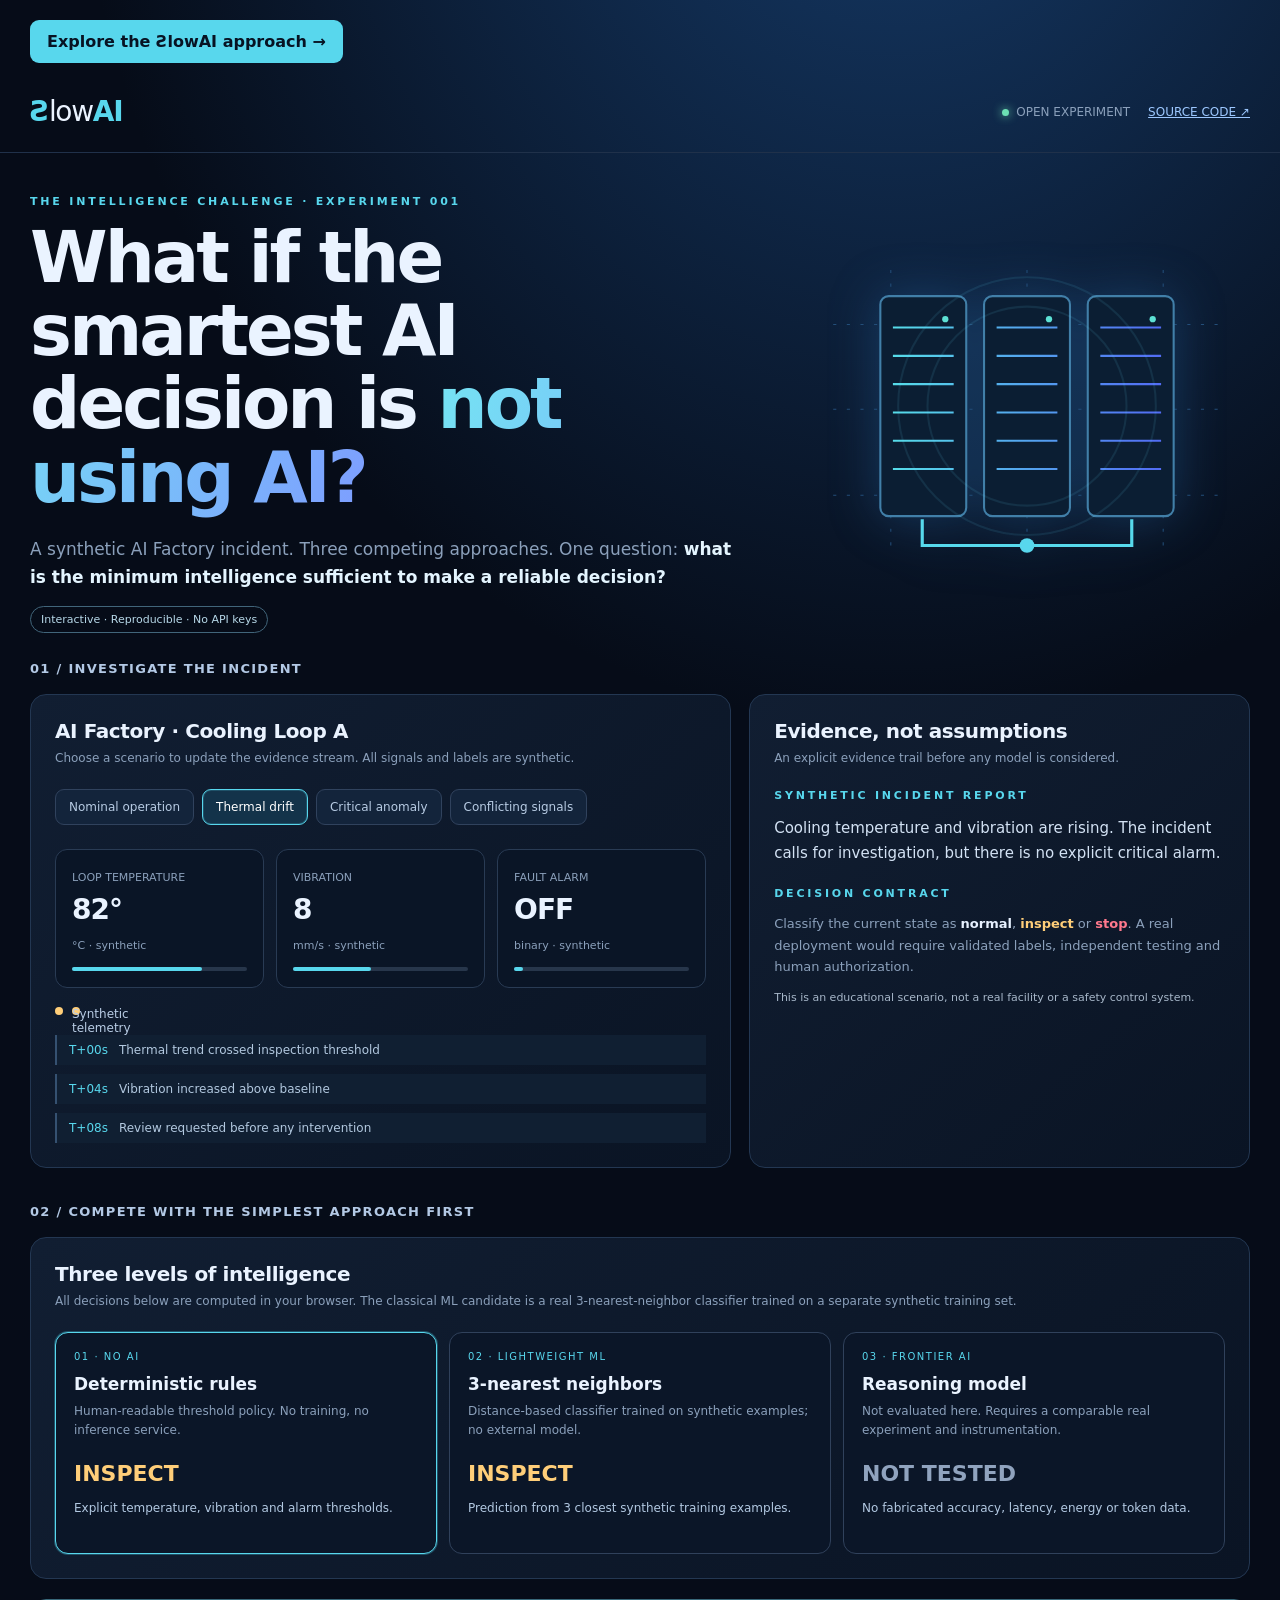
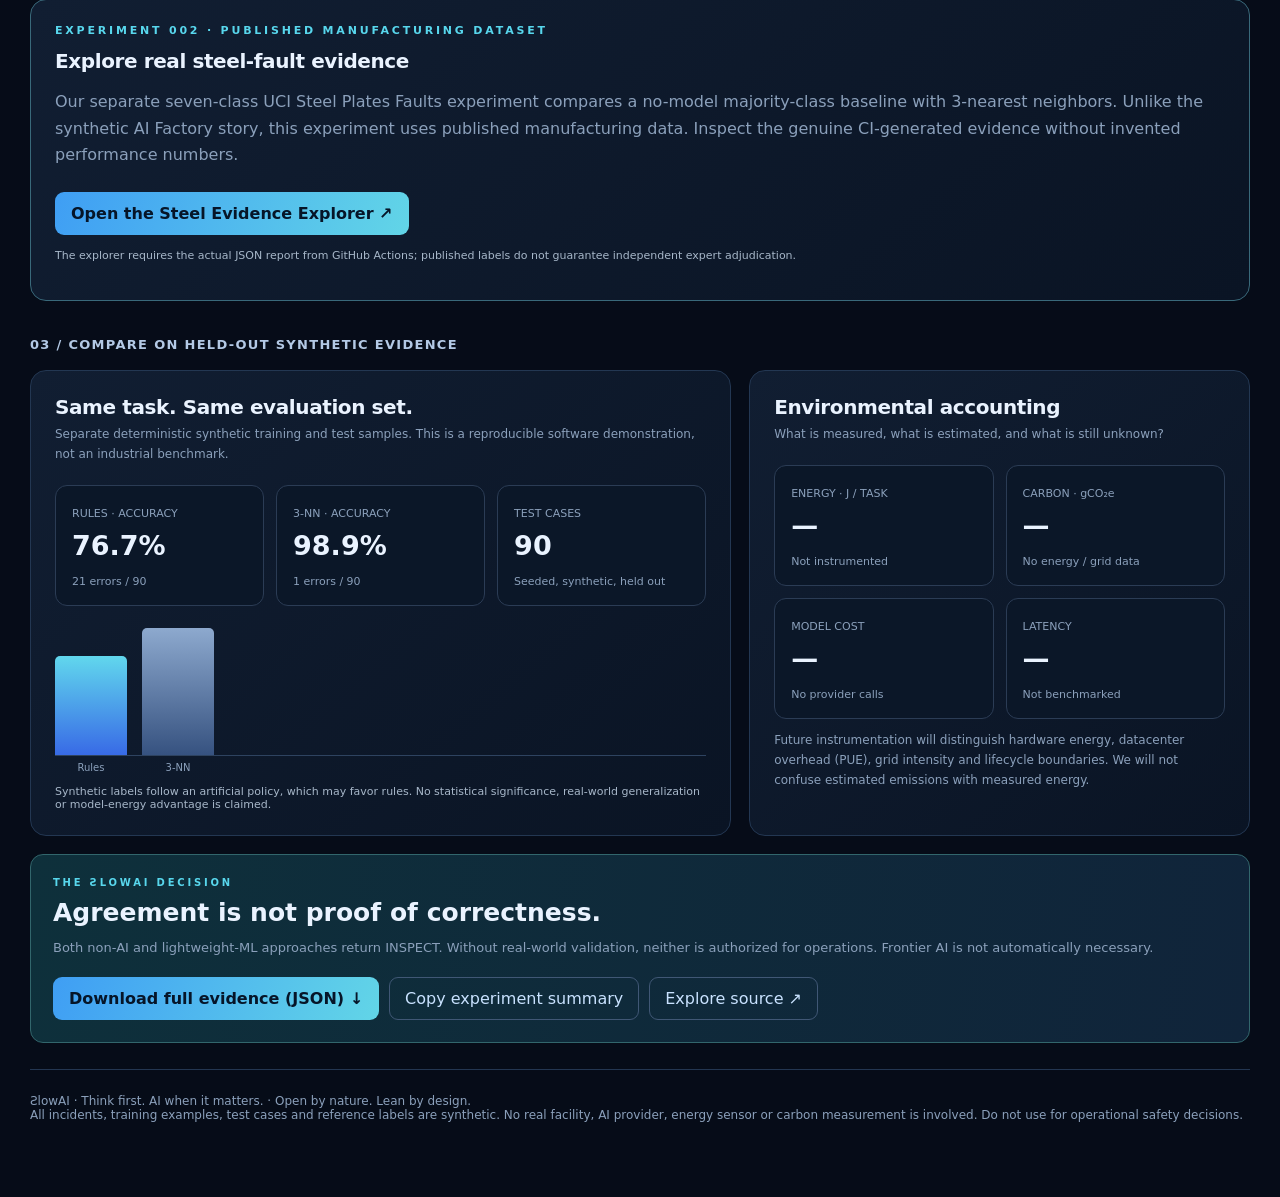
<file: challenge/index.html>
<!doctype html>
<html lang="en"><head><meta charset="utf-8"><meta name="viewport" content="width=device-width,initial-scale=1">
<title>ƧlowAI | The Intelligence Challenge</title>
<meta name="description" content="Investigate a synthetic AI Factory incident. Compare deterministic rules and lightweight ML before reaching for frontier AI.">
<style>
:root{color-scheme:dark;--bg:#060c18;--panel:#0e1a2b;--line:#233752;--text:#eaf3ff;--muted:#8ba0bb;--cyan:#58d7ed;--blue:#527eff;--green:#6de0b4;--amber:#ffce79;--red:#ff798d;font-family:Inter,ui-sans-serif,system-ui,-apple-system,Segoe UI,sans-serif}*{box-sizing:border-box}body{margin:0;background:radial-gradient(ellipse 90% 50% at 70% -10%,#163d6d 0%,transparent 72%),var(--bg);color:var(--text)}a{color:#9dc8ff}button,select{font:inherit}button{cursor:pointer}header{max-width:1320px;margin:auto;padding:24px 30px;display:flex;justify-content:space-between;align-items:center;border-bottom:1px solid #20314a}.brand{font-size:28px;letter-spacing:-1.3px;font-weight:300}.brand span{color:var(--cyan);font-weight:600}.header-right{display:flex;gap:18px;align-items:center;font-size:12px;color:var(--muted)}.dot{display:inline-block;background:var(--green);width:7px;height:7px;border-radius:50%;margin-right:7px;box-shadow:0 0 10px var(--green)}main{max-width:1320px;margin:auto;padding:42px 30px 75px}.eyebrow{text-transform:uppercase;letter-spacing:2.8px;font-size:11px;color:var(--cyan);font-weight:750}.hero{display:grid;grid-template-columns:1.25fr .75fr;gap:28px;align-items:center;margin-bottom:34px}h1{font-size:clamp(42px,5.5vw,75px);line-height:1.04;letter-spacing:-3px;margin:14px 0 20px;font-weight:650}h1 em{font-style:normal;background:linear-gradient(110deg,#75e4f3,#7d9dff);background-clip:text;-webkit-text-fill-color:transparent}p{color:var(--muted);line-height:1.65}.lead{font-size:17px;max-width:710px}.hero-art{position:relative;min-height:290px;display:flex;align-items:center;justify-content:center}.hero-art svg{width:100%;max-width:440px;filter:drop-shadow(0 0 24px #2c74bb55)}.pulse{animation:pulse 3s ease-in-out infinite}@keyframes pulse{50%{opacity:.3}}.label{font-size:11px;color:var(--muted)}.section-title{font-size:13px;letter-spacing:1.3px;text-transform:uppercase;color:#b3c9e5;margin:0 0 18px;font-weight:700}.grid{display:grid;grid-template-columns:1.4fr 1fr;gap:18px}.panel{background:linear-gradient(140deg,#111e32,#0a1424);border:1px solid var(--line);border-radius:16px;padding:24px;min-width:0}.panel h2{font-size:20px;margin:0 0 6px;letter-spacing:-.4px}.panel h3{font-size:14px;margin:0}.sub{font-size:12px;color:var(--muted);margin:0 0 20px}.case-options{display:flex;gap:8px;flex-wrap:wrap;margin:16px 0 24px}.case{background:#13243b;border:1px solid #30425d;color:#b7cbe3;border-radius:9px;padding:10px 13px;font-size:12px}.case[aria-pressed=true]{border-color:var(--cyan);background:#13334a;color:white;box-shadow:inset 0 0 0 1px #56d8ed30}.metric-row{display:grid;grid-template-columns:repeat(3,1fr);gap:12px}.telemetry{border:1px solid #293b54;background:#0a1526;border-radius:12px;padding:16px;position:relative;overflow:hidden}.telemetry:before{content:"";position:absolute;inset:0;background:linear-gradient(90deg,transparent,#67e6fb08,transparent);transform:translateX(-100%);animation:scan 6s linear infinite}@keyframes scan{to{transform:translateX(100%)}}.telemetry strong{font-size:28px;letter-spacing:-1px;display:block;margin:8px 0}.telemetry small{font-size:11px;color:var(--muted)}.bar-bg{height:4px;background:#27364b;border-radius:9px;margin-top:14px}.bar-fill{height:100%;border-radius:9px;background:var(--cyan);transition:width .4s}.signal{display:flex;align-items:center;gap:9px;font-size:12px;margin-top:19px;color:#b9cde5}.signal span{display:inline-block;width:8px;height:8px;border-radius:50%;background:var(--amber)}.timeline{display:grid;gap:9px;margin-top:20px}.event{display:flex;gap:11px;align-items:flex-start;border-left:2px solid #355171;padding:8px 12px;background:#101f32;font-size:12px;color:#b2c8df}.event b{color:#e9f4ff}.event time{color:var(--cyan);font-variant-numeric:tabular-nums}.strategies{display:grid;grid-template-columns:repeat(3,1fr);gap:12px}.strategy{border:1px solid #30415b;border-radius:13px;background:#0b1628;padding:18px;min-height:184px}.strategy.selected{border-color:var(--cyan);box-shadow:0 0 0 1px #49cce94d}.strategy .num{font-size:10px;color:var(--cyan);letter-spacing:1.5px}.strategy h3{font-size:17px;margin:12px 0 8px}.strategy p{font-size:12px;margin:0}.strategy .state{font-size:22px;font-weight:750;margin-top:20px}.strategy .state.inspect{color:var(--amber)}.strategy .state.stop{color:var(--red)}.strategy .state.normal{color:var(--green)}.strategy .state.locked{color:#90a3be}.compare{margin-top:18px}.scores{display:grid;grid-template-columns:repeat(3,1fr);gap:12px}.score{padding:16px;border:1px solid #2b3c55;border-radius:12px;background:#0b1728}.score strong{font-size:27px;display:block;margin:9px 0}.score small{font-size:11px;color:var(--muted)}.chart{display:flex;align-items:end;gap:15px;height:130px;margin:20px 0 6px;border-bottom:1px solid #2e4360}.chartcol{width:72px;display:flex;flex-direction:column;justify-content:end;height:100%}.chartbar{background:linear-gradient(0deg,#386ae6,#61d7ed);border-radius:5px 5px 0 0;transition:height .4s}.chartbar.secondary{background:linear-gradient(0deg,#365280,#8da9ce)}.chartbar.third{background:linear-gradient(0deg,#39735d,#65e3b2)}.chartlabels{display:flex;gap:15px;font-size:10px;color:var(--muted)}.chartlabels span{width:72px;text-align:center}.verdict{border:1px solid #32666c;background:linear-gradient(100deg,#0e303b,#10243a);padding:22px;border-radius:13px;margin-top:18px}.verdict .eyebrow{font-size:10px}.verdict h2{font-size:25px;margin:10px 0}.verdict p{margin:0;font-size:13px}.actions{display:flex;gap:10px;flex-wrap:wrap;margin-top:18px}.primary{background:linear-gradient(110deg,#3f9ef4,#62d5e7);border:0;color:#061528;font-weight:800;padding:12px 16px;border-radius:9px}.outline{border:1px solid #405775;background:transparent;color:#c9e2ff;padding:11px 15px;border-radius:9px}.foot{margin-top:26px;border-top:1px solid #233651;padding-top:24px;color:var(--muted);font-size:12px}.pill{border:1px solid #41657a;border-radius:999px;padding:6px 10px;font-size:11px;color:#b7d8e8}.disclaimer{font-size:11px;color:#a7b7c9;margin-top:12px}.explain{font-size:12px;color:#b3c9e2;margin-top:15px;min-height:34px}.link{color:var(--cyan)}@media(max-width:950px){.hero,.grid{grid-template-columns:1fr}.hero-art{min-height:180px}.hero-art svg{max-width:280px}}@media(max-width:650px){header{padding:18px}main{padding:30px 17px}h1{letter-spacing:-1.8px}.strategies,.metric-row,.scores{grid-template-columns:1fr}.hero-art{display:none}.header-right{gap:8px}.header-right a{display:none}}
</style></head><body><div style="max-width:1320px;margin:0 auto;padding:12px 30px 0"><a href="slowai.html" style="display:inline-block;background:#58d7ed;color:#071323;border-radius:9px;padding:12px 17px;font-weight:800;text-decoration:none;margin:8px 0">Explore the ƧlowAI approach →</a></div>
<header><div class="brand"><span>Ƨ</span>low<span>AI</span></div><div class="header-right"><span><i class="dot"></i>OPEN EXPERIMENT</span><a href="https://github.com/opedoussaut/slow-ai" target="_blank" rel="noopener">SOURCE CODE ↗</a></div></header>
<main>
<section class="hero"><div><div class="eyebrow">THE INTELLIGENCE CHALLENGE · EXPERIMENT 001</div><h1>What if the smartest AI decision is <em>not using AI?</em></h1><p class="lead">A synthetic AI Factory incident. Three competing approaches. One question: <b style="color:#e4f5ff">what is the minimum intelligence sufficient to make a reliable decision?</b></p><span class="pill">Interactive · Reproducible · No API keys</span></div>
<div class="hero-art"><svg viewBox="0 0 420 310" role="img" aria-label="Stylized AI factory racks and cooling loop"><defs><linearGradient id="glow" x1="0" x2="1"><stop stop-color="#56dce9"/><stop offset="1" stop-color="#526cf4"/></linearGradient></defs><g stroke="#234e79" fill="none"><path d="M25 72H395M25 153H395M25 235H395M80 20V290M210 20V290M340 20V290" stroke-dasharray="3 10"/></g><g fill="#0b1e33" stroke="#417fa8" stroke-width="2"><rect x="70" y="45" width="82" height="210" rx="8"/><rect x="169" y="45" width="82" height="210" rx="8"/><rect x="268" y="45" width="82" height="210" rx="8"/></g><g stroke="url(#glow)" stroke-width="2"><path d="M82 75h58M82 102h58M82 129h58M82 156h58M82 183h58M82 210h58M181 75h58M181 102h58M181 129h58M181 156h58M181 183h58M181 210h58M280 75h58M280 102h58M280 129h58M280 156h58M280 183h58M280 210h58"/></g><g fill="#5de1d5"><circle cx="132" cy="67" r="3"/><circle cx="231" cy="67" r="3"/><circle cx="330" cy="67" r="3"/></g><path d="M110 258v25h200v-25" fill="none" stroke="#57d9ec" stroke-width="3"/><circle cx="210" cy="283" r="7" fill="#58d7ed" class="pulse"/><circle cx="210" cy="150" r="95" fill="none" stroke="#64d2ef" stroke-opacity=".1" stroke-width="2"/><circle cx="210" cy="150" r="123" fill="none" stroke="#64d2ef" stroke-opacity=".1" stroke-width="2"/></svg></div></section>
<div class="section-title">01 / Investigate the incident</div>
<div class="grid"><section class="panel"><h2>AI Factory · Cooling Loop A</h2><p class="sub">Choose a scenario to update the evidence stream. All signals and labels are synthetic.</p>
<div class="case-options" id="caseButtons"><button class="case" data-case="nominal" aria-pressed="false">Nominal operation</button><button class="case" data-case="drift" aria-pressed="true">Thermal drift</button><button class="case" data-case="critical" aria-pressed="false">Critical anomaly</button><button class="case" data-case="conflict" aria-pressed="false">Conflicting signals</button></div>
<div class="metric-row"><div class="telemetry"><small>LOOP TEMPERATURE</small><strong id="temp">—</strong><small>°C · synthetic</small><div class="bar-bg"><div class="bar-fill" id="tempBar"></div></div></div><div class="telemetry"><small>VIBRATION</small><strong id="vib">—</strong><small>mm/s · synthetic</small><div class="bar-bg"><div class="bar-fill" id="vibBar"></div></div></div><div class="telemetry"><small>FAULT ALARM</small><strong id="alarm">—</strong><small>binary · synthetic</small><div class="bar-bg"><div class="bar-fill" id="alarmBar"></div></div></div></div>
<div class="signal"><span></span><span id="status">Analyzing synthetic signals</span></div>
<div class="timeline" id="timeline" aria-live="polite"></div></section>
<section class="panel"><h2>Evidence, not assumptions</h2><p class="sub">An explicit evidence trail before any model is considered.</p><div class="eyebrow">SYNTHETIC INCIDENT REPORT</div><p id="story" style="color:#d3e2f4;font-size:15px;margin-top:14px"></p><div class="eyebrow" style="margin-top:22px">DECISION CONTRACT</div><p style="font-size:13px">Classify the current state as <b style="color:#e7f1ff">normal</b>, <b style="color:#ffce79">inspect</b> or <b style="color:#ff798d">stop</b>. A real deployment would require validated labels, independent testing and human authorization.</p><div class="disclaimer">This is an educational scenario, not a real facility or a safety control system.</div></section></div>
<div class="section-title" style="margin-top:36px">02 / Compete with the simplest approach first</div>
<section class="panel"><h2>Three levels of intelligence</h2><p class="sub">All decisions below are computed in your browser. The classical ML candidate is a real 3-nearest-neighbor classifier trained on a separate synthetic training set.</p>
<div class="strategies"><article class="strategy selected"><div class="num">01 · NO AI</div><h3>Deterministic rules</h3><p>Human-readable threshold policy. No training, no inference service.</p><div class="state" id="ruleState">—</div><div class="explain" id="ruleExplain"></div></article><article class="strategy"><div class="num">02 · LIGHTWEIGHT ML</div><h3>3-nearest neighbors</h3><p>Distance-based classifier trained on synthetic examples; no external model.</p><div class="state" id="knnState">—</div><div class="explain" id="knnExplain"></div></article><article class="strategy"><div class="num">03 · FRONTIER AI</div><h3>Reasoning model</h3><p>Not evaluated here. Requires a comparable real experiment and instrumentation.</p><div class="state locked">NOT TESTED</div><div class="explain">No fabricated accuracy, latency, energy or token data.</div></article></div></section>
<section class="panel" style="margin-top:20px;border-color:#39697a"><div class="eyebrow">EXPERIMENT 002 · PUBLISHED MANUFACTURING DATASET</div><h2 style="margin-top:12px">Explore real steel-fault evidence</h2><p>Our separate seven-class UCI Steel Plates Faults experiment compares a no-model majority-class baseline with 3-nearest neighbors. Unlike the synthetic AI Factory story, this experiment uses published manufacturing data. Inspect the genuine CI-generated evidence without invented performance numbers.</p><a class="primary" href="steel.html" style="display:inline-block;text-decoration:none;margin-top:8px">Open the Steel Evidence Explorer ↗</a><p class="disclaimer">The explorer requires the actual JSON report from GitHub Actions; published labels do not guarantee independent expert adjudication.</p></section>
<div class="section-title" style="margin-top:36px">03 / Compare on held-out synthetic evidence</div>
<div class="grid"><section class="panel"><h2>Same task. Same evaluation set.</h2><p class="sub">Separate deterministic synthetic training and test samples. This is a reproducible software demonstration, not an industrial benchmark.</p>
<div class="scores"><div class="score"><small>RULES · ACCURACY</small><strong id="rulesAcc">—</strong><small id="rulesErrors"></small></div><div class="score"><small>3-NN · ACCURACY</small><strong id="knnAcc">—</strong><small id="knnErrors"></small></div><div class="score"><small>TEST CASES</small><strong id="testCount">—</strong><small>Seeded, synthetic, held out</small></div></div>
<div class="chart" id="chart" role="img" aria-label="Bar chart comparing synthetic test accuracy"><div class="chartcol"><div class="chartbar" id="rulesBar"></div></div><div class="chartcol"><div class="chartbar secondary" id="knnBar"></div></div></div><div class="chartlabels"><span>Rules</span><span>3-NN</span></div>
<div class="disclaimer">Synthetic labels follow an artificial policy, which may favor rules. No statistical significance, real-world generalization or model-energy advantage is claimed.</div></section>
<section class="panel"><h2>Environmental accounting</h2><p class="sub">What is measured, what is estimated, and what is still unknown?</p>
<div class="scores" style="grid-template-columns:1fr 1fr"><div class="score"><small>ENERGY · J / TASK</small><strong>—</strong><small>Not instrumented</small></div><div class="score"><small>CARBON · gCO₂e</small><strong>—</strong><small>No energy / grid data</small></div><div class="score"><small>MODEL COST</small><strong>—</strong><small>No provider calls</small></div><div class="score"><small>LATENCY</small><strong>—</strong><small>Not benchmarked</small></div></div>
<p style="font-size:12px">Future instrumentation will distinguish hardware energy, datacenter overhead (PUE), grid intensity and lifecycle boundaries. We will not confuse estimated emissions with measured energy.</p></section></div>
<section class="verdict"><div class="eyebrow">THE ƧLOWAI DECISION</div><h2 id="verdictTitle">Start with the simplest validated solution.</h2><p id="verdictText">The benchmark must establish what actually meets the acceptance criteria before adding complexity.</p><div class="actions"><button class="primary" id="download">Download full evidence (JSON) ↓</button><button class="outline" id="copy">Copy experiment summary</button><a class="outline" href="https://github.com/opedoussaut/slow-ai" target="_blank" rel="noopener" style="text-decoration:none">Explore source ↗</a></div></section>
<div class="foot">ƧlowAI · Think first. AI when it matters. · Open by nature. Lean by design. <br>All incidents, training examples, test cases and reference labels are synthetic. No real facility, AI provider, energy sensor or carbon measurement is involved. Do not use for operational safety decisions.</div>
</main>
<script>
"use strict";
const $=id=>document.getElementById(id);
const scenarios={nominal:{t:58,v:3,a:false,story:"The cooling loop is stable. Sensor readings remain below the illustrative inspection thresholds.",events:["Loop telemetry received","No fault alarm","No escalation required by the illustrative policy"]},drift:{t:82,v:8,a:false,story:"Cooling temperature and vibration are rising. The incident calls for investigation, but there is no explicit critical alarm.",events:["Thermal trend crossed inspection threshold","Vibration increased above baseline","Review requested before any intervention"]},critical:{t:96,v:14,a:true,story:"Temperature and vibration exceed critical thresholds, and a fault alarm is active. In a real facility, a validated safety procedure and human authorization would govern the response.",events:["Thermal critical threshold exceeded","Vibration critical threshold exceeded","Fault alarm active · human gate required"]},conflict:{t:88,v:11,a:false,story:"Multiple moderate signals combine. Simple rules and a distance-based model may disagree, illustrating why independent validation matters.",events:["Temperature above inspection threshold","Vibration above inspection threshold","Combined signals require policy review"]}};
function label(x){return x==="stop"?"STOP":x==="inspect"?"INSPECT":"NORMAL"}
function rules(c){return c.a||c.t>=90||c.v>=12?"stop":c.t>=75||c.v>=7?"inspect":"normal"}
function risk(c){return Number(c.a)*3+Number(c.t>=75)+Number(c.t>=85)+Number(c.v>=7)+Number(c.v>=10)}
function reference(c){return risk(c)>=3?"stop":risk(c)>=1?"inspect":"normal"}
function rng(seed){let s=seed>>>0;return ()=>{s=(Math.imul(1664525,s)+1013904223)>>>0;return s/4294967296}}
function data(n,seed){const rand=rng(seed),rows=[];for(let i=0;i<n;i++){const c={id:seed+"-"+i,t:Math.round(40+rand()*65),v:Math.round(rand()*16),a:rand()<.09};c.expected=reference(c);rows.push(c)}return rows}
const training=data(180,202604),testing=data(90,202610);
function distance(a,b){return ((a.t-b.t)/70)**2+((a.v-b.v)/16)**2+(a.a===b.a?0:1)}
function knn(c){const neighbors=training.map(row=>({d:distance(c,row),label:row.expected,id:row.id})).sort((a,b)=>a.d-b.d||a.id.localeCompare(b.id)).slice(0,3);const counts={normal:0,inspect:0,stop:0};for(const n of neighbors)counts[n.label]++;const order=["stop","inspect","normal"];return order.sort((a,b)=>counts[b]-counts[a])[0]}
function evaluate(fn){const predictions=testing.map(c=>({id:c.id,expected:c.expected,predicted:fn(c)}));const correct=predictions.filter(p=>p.expected===p.predicted).length;return {correct,total:testing.length,accuracy:correct/testing.length,errors:testing.length-correct,predictions}}
const results={rules:evaluate(rules),knn:evaluate(knn)};
for(const [key,stem] of [["rules","rules"],["knn","knn"]]){$(stem+"Acc").textContent=(100*results[key].accuracy).toFixed(1)+"%";$(stem+"Errors").textContent=results[key].errors+" errors / "+testing.length;$((stem==="rules"?"rules":"knn")+"Bar").style.height=(results[key].accuracy*100)+"%"}
$("testCount").textContent=testing.length;
let selected="drift";
function state(id,x){$(id).textContent=label(x);$(id).className="state "+x}
function render(){const c=scenarios[selected];$("temp").textContent=c.t+"°";$("vib").textContent=c.v.toFixed(0);$("alarm").textContent=c.a?"ON":"OFF";$("tempBar").style.width=Math.min(100,c.t/110*100)+"%";$("vibBar").style.width=Math.min(100,c.v/18*100)+"%";$("alarmBar").style.width=c.a?"100%":"5%";$("story").textContent=c.story;$("status").textContent=c.a?"Fault alarm active — synthetic scenario":"Synthetic telemetry stream analyzed";$("timeline").replaceChildren(...c.events.map((e,i)=>{const row=document.createElement("div");row.className="event";const time=document.createElement("time");time.textContent="T+"+String(i*4).padStart(2,"0")+"s";const message=document.createElement("span");message.textContent=e;row.append(time,message);return row}));const r=rules(c),k=knn(c);state("ruleState",r);state("knnState",k);$("ruleExplain").textContent="Explicit temperature, vibration and alarm thresholds.";$("knnExplain").textContent="Prediction from 3 closest synthetic training examples.";const agree=r===k;$("verdictTitle").textContent=agree?"Agreement is not proof of correctness.":"Disagreement is a reason to validate, not to assume more AI.";$("verdictText").textContent=agree?"Both non-AI and lightweight-ML approaches return "+label(r)+". Without real-world validation, neither is authorized for operations. Frontier AI is not automatically necessary.":"Rules return "+label(r)+" while 3-NN returns "+label(k)+". Investigate policy, labels and uncertainty before considering a more complex model.";document.querySelectorAll(".case").forEach(b=>b.setAttribute("aria-pressed",String(b.dataset.case===selected)))}
document.querySelectorAll(".case").forEach(b=>b.addEventListener("click",()=>{selected=b.dataset.case;render()}));render();
const report={project:"ƧlowAI",experiment:"The Intelligence Challenge 001",version:1,method:"deterministic synthetic policy; 3-NN distance classifier; independent seeded train/test splits",train_seed:202604,test_seed:202610,training_count:training.length,test_count:testing.length,scenarios,results,training,testing,measurements:{energy_joules:null,carbon_gco2e:null,cost_usd:null,latency_ms:null,frontier_ai:null},limitations:["All data and reference labels synthetic; not independent industrial ground truth","Reference labels are generated from an additive score policy; the benchmark can favor related deterministic approaches","No AI provider, frontier model, energy meter or cost measurement","No real-world safety use","No performance generalization claims"]};
$("download").addEventListener("click",()=>{const blob=new Blob([JSON.stringify(report,null,2)+"\n"],{type:"application/json"}),url=URL.createObjectURL(blob),a=document.createElement("a");a.href=url;a.download="slowai-intelligence-challenge-001.json";a.click();setTimeout(()=>URL.revokeObjectURL(url),1500)});
$("copy").addEventListener("click",async()=>{const s="ƧlowAI Intelligence Challenge 001 — synthetic held-out cases: rules "+(results.rules.accuracy*100).toFixed(1)+"%, 3-NN "+(results.knn.accuracy*100).toFixed(1)+"% ("+testing.length+" cases). Frontier AI and environmental impact NOT measured.";try{await navigator.clipboard.writeText(s);$("copy").textContent="Copied ✓"}catch{$("copy").textContent="Copy unavailable"}});
</script></body></html>
</file>
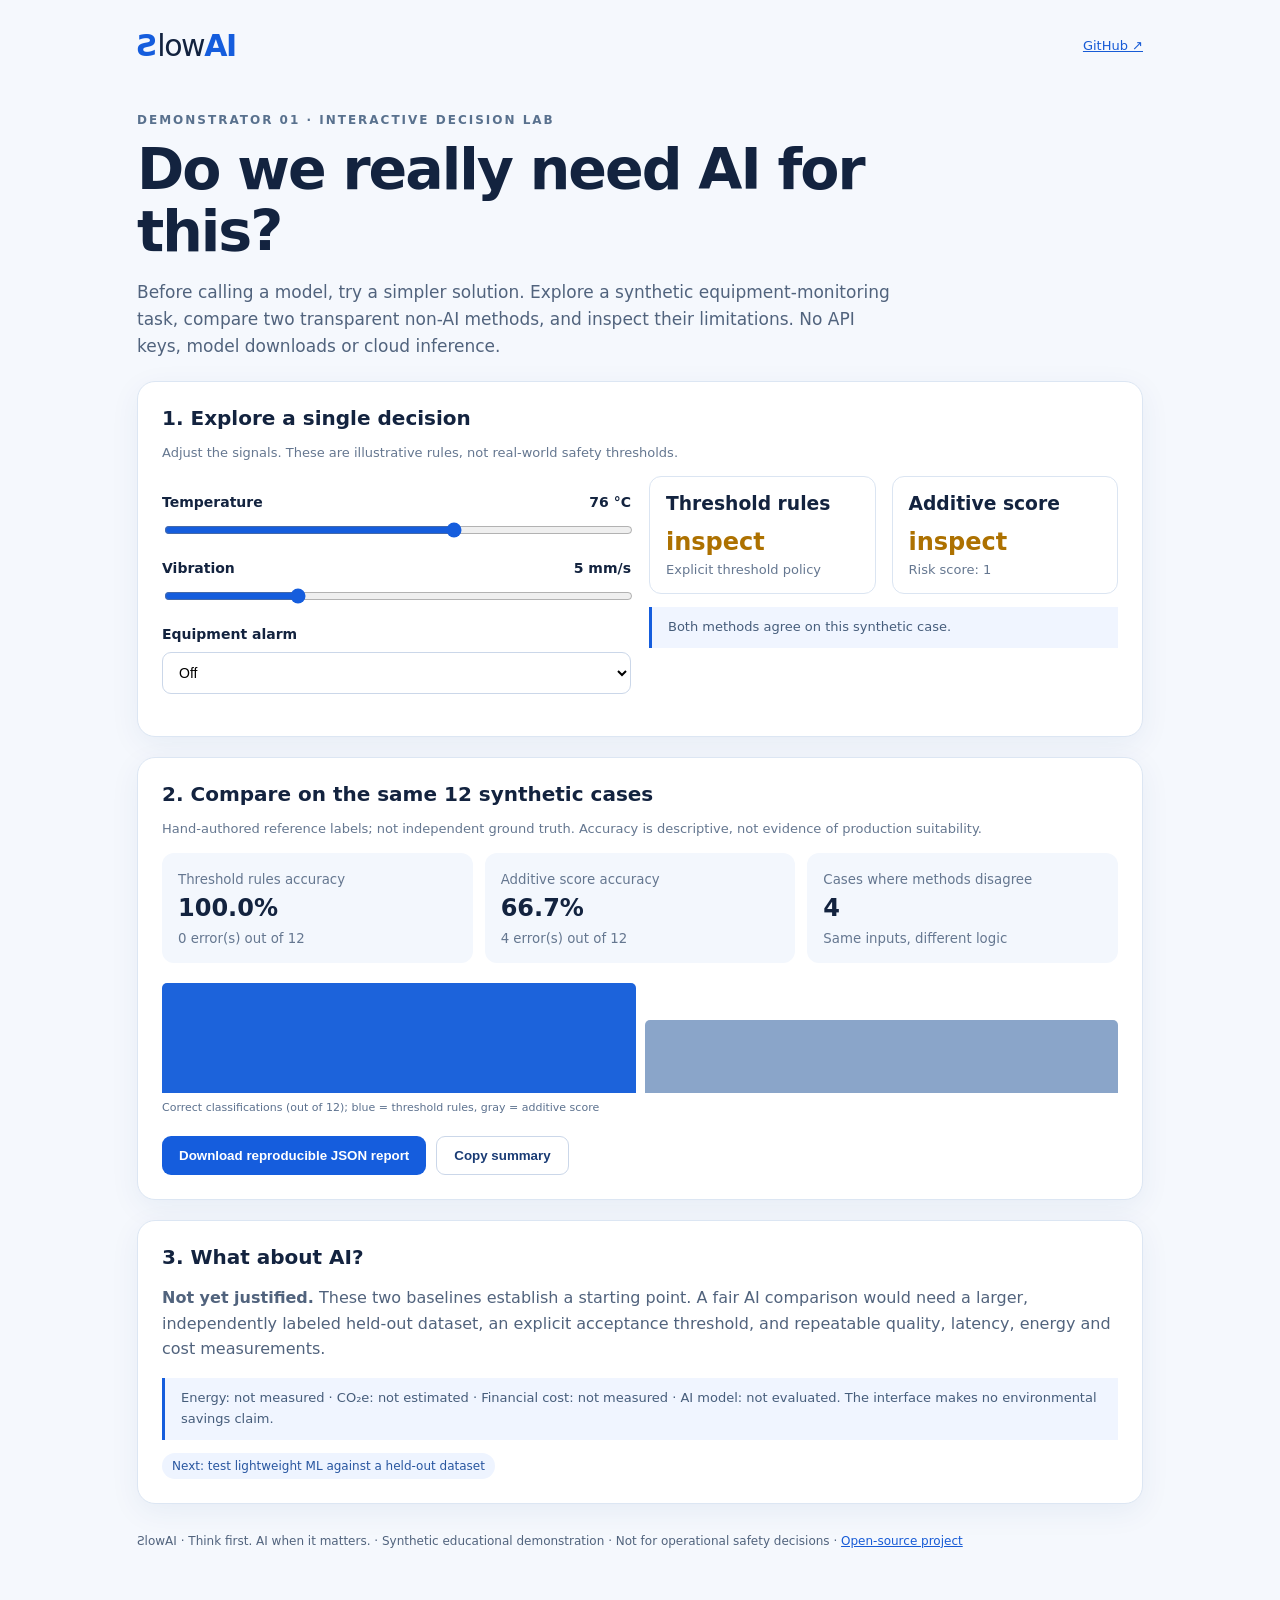
<file: demo/index.html>
<!doctype html>
<html lang="en"><head><meta charset="utf-8"><meta name="viewport" content="width=device-width,initial-scale=1">
<title>ƧlowAI — Decision Lab</title><meta name="description" content="An interactive, reproducible non-AI-first experiment.">
<style>
:root{font-family:Inter,ui-sans-serif,system-ui,-apple-system,Segoe UI,sans-serif;color:#13233f;background:#f5f8fd}*{box-sizing:border-box}body{margin:0}main{max-width:1050px;margin:auto;padding:28px 22px 70px}.brand{font-size:30px;letter-spacing:-1.4px;font-weight:300}.brand b{color:#155ddd;font-weight:550}.brand .rev{color:#155ddd;font-weight:550}header{display:flex;align-items:center;justify-content:space-between;gap:12px}a{color:#175bd6}header a{font-size:13px}.eyebrow{font-size:12px;letter-spacing:2px;text-transform:uppercase;color:#59718e;font-weight:700;margin-top:50px}h1{font-size:clamp(34px,5vw,57px);letter-spacing:-2px;line-height:1.08;margin:12px 0 16px;max-width:850px}p{color:#51637d;line-height:1.6}.intro{max-width:760px;font-size:17px}.panel{background:white;border:1px solid #dce6f3;border-radius:18px;padding:24px;box-shadow:0 8px 30px #173f7910;margin-top:20px}h2{font-size:20px;margin:0 0 12px}.muted{color:#657790;font-size:13px}.layout{display:grid;grid-template-columns:1fr 1fr;gap:18px}.field{margin:18px 0}.field label{display:flex;justify-content:space-between;font-weight:600;font-size:14px;margin-bottom:10px}input[type=range]{width:100%;accent-color:#155ddd}select{padding:11px 12px;border:1px solid #cbd7e9;border-radius:9px;background:white;font-size:14px;width:100%}.result{font-size:35px;font-weight:750;margin:14px 0 6px}.normal{color:#16815d}.inspect{color:#ad7100}.stop{color:#c33448}.pill{display:inline-block;border-radius:999px;background:#eef4ff;padding:6px 10px;font-size:12px;color:#2856a0}.metrics{display:grid;grid-template-columns:repeat(3,1fr);gap:12px}.metric{background:#f3f7fd;border-radius:12px;padding:16px}.metric strong{display:block;font-size:24px;margin:6px 0}.metric small{color:#657790}button{background:#155ddd;color:white;border:0;border-radius:9px;padding:11px 17px;cursor:pointer;font-weight:650}button:hover{background:#0c45b1}.secondary{background:white;border:1px solid #cbd7e9;color:#1a3c75}.secondary:hover{background:#edf3ff}.actions{display:flex;flex-wrap:wrap;gap:10px}.notice{border-left:3px solid #155ddd;padding:10px 16px;background:#f0f5ff;color:#465d7b;font-size:13px}.comparison{display:grid;grid-template-columns:1fr 1fr;gap:16px}.option{border:1px solid #dbe5f2;border-radius:12px;padding:16px}.option h3{margin:0}.option .result{font-size:24px}.chart{display:flex;align-items:end;gap:9px;height:110px;margin:20px 0 8px}.bar{flex:1;min-height:2px;background:#1c63db;border-radius:5px 5px 0 0}.bar.alt{background:#8aa5c9}.chart-label{font-size:11px;color:#5c718e}.footer{margin-top:28px;font-size:12px}.tag{font-size:12px;color:#155ddd;font-weight:650}@media(max-width:720px){.layout,.comparison{grid-template-columns:1fr}.metrics{grid-template-columns:1fr}main{padding:18px}header{align-items:flex-start}}
</style></head><body><main>
<header><div class="brand"><span class="rev">Ƨ</span>low<b>AI</b></div><a href="https://github.com/opedoussaut/slow-ai" target="_blank" rel="noopener">GitHub ↗</a></header>
<div class="eyebrow">Demonstrator 01 · Interactive decision lab</div>
<h1>Do we really need AI for this?</h1>
<p class="intro">Before calling a model, try a simpler solution. Explore a synthetic equipment-monitoring task, compare two transparent non-AI methods, and inspect their limitations. No API keys, model downloads or cloud inference.</p>
<div class="panel"><h2>1. Explore a single decision</h2><p class="muted">Adjust the signals. These are illustrative rules, not real-world safety thresholds.</p>
<div class="layout"><div>
<div class="field"><label for="temp">Temperature <output id="tempValue">76 °C</output></label><input id="temp" type="range" min="20" max="110" value="76"></div>
<div class="field"><label for="vibration">Vibration <output id="vibrationValue">5 mm/s</output></label><input id="vibration" type="range" min="0" max="18" value="5"></div>
<div class="field"><label for="alarm">Equipment alarm</label><select id="alarm"><option value="false">Off</option><option value="true">On</option></select></div>
</div><div><div class="comparison"><div class="option"><h3>Threshold rules</h3><div class="result" id="ruleResult" aria-live="polite">—</div><div class="muted" id="ruleReason"></div></div><div class="option"><h3>Additive score</h3><div class="result" id="scoreResult" aria-live="polite">—</div><div class="muted" id="scoreReason"></div></div></div><p class="notice" id="disagreement"></p></div></div></div>
<div class="panel"><h2>2. Compare on the same 12 synthetic cases</h2><p class="muted">Hand-authored reference labels; not independent ground truth. Accuracy is descriptive, not evidence of production suitability.</p><div class="metrics"><div class="metric"><small>Threshold rules accuracy</small><strong id="ruleAccuracy">—</strong><small id="ruleErrors"></small></div><div class="metric"><small>Additive score accuracy</small><strong id="scoreAccuracy">—</strong><small id="scoreErrors"></small></div><div class="metric"><small>Cases where methods disagree</small><strong id="disagreements">—</strong><small>Same inputs, different logic</small></div></div>
<div class="chart" id="bars" role="img" aria-label="Correct predictions comparison"></div><div class="chart-label">Correct classifications (out of 12); blue = threshold rules, gray = additive score</div>
<div class="actions" style="margin-top:22px"><button id="download">Download reproducible JSON report</button><button class="secondary" id="copy">Copy summary</button></div>
</div>
<div class="panel"><h2>3. What about AI?</h2><p><strong>Not yet justified.</strong> These two baselines establish a starting point. A fair AI comparison would need a larger, independently labeled held-out dataset, an explicit acceptance threshold, and repeatable quality, latency, energy and cost measurements.</p><p class="notice">Energy: not measured · CO₂e: not estimated · Financial cost: not measured · AI model: not evaluated. The interface makes no environmental savings claim.</p><span class="pill">Next: test lightweight ML against a held-out dataset</span></div>
<p class="footer">ƧlowAI · Think first. AI when it matters. · Synthetic educational demonstration · Not for operational safety decisions · <a href="https://github.com/opedoussaut/slow-ai">Open-source project</a></p>
</main><script>
"use strict";
const cases=[
["s01",45,2,false,"normal"],["s02",70,4,false,"normal"],["s03",77,3,false,"inspect"],["s04",62,8,false,"inspect"],["s05",84,9,false,"inspect"],["s06",91,3,false,"stop"],["s07",55,13,false,"stop"],["s08",60,3,true,"stop"],["s09",74,6,false,"normal"],["s10",89,11,false,"inspect"],["s11",76,11,false,"inspect"],["s12",90,7,false,"stop"]
].map(([id,temperature_c,vibration_mm_s,alarm,expected])=>({id,temperature_c,vibration_mm_s,alarm,expected}));
const $=id=>document.getElementById(id);
function rules(c){return c.alarm||c.temperature_c>=90||c.vibration_mm_s>=12?"stop":c.temperature_c>=75||c.vibration_mm_s>=7?"inspect":"normal"}
function scoreValue(c){return Number(c.alarm)*3+Number(c.temperature_c>=75)+Number(c.temperature_c>=85)+Number(c.vibration_mm_s>=7)+Number(c.vibration_mm_s>=10)}
function score(c){const s=scoreValue(c);return s>=3?"stop":s>=1?"inspect":"normal"}
function evaluate(fn){const predictions=cases.map(c=>({id:c.id,expected:c.expected,predicted:fn(c)}));const correct=predictions.filter(p=>p.expected===p.predicted).length;return {cases:cases.length,correct,errors:cases.length-correct,accuracy:correct/cases.length,predictions}}
const results={threshold_rules:evaluate(rules),additive_score:evaluate(score)};
function display(id,value){$(id).textContent=value;$(id).className="result "+value}
function render(){const c={temperature_c:Number($("temp").value),vibration_mm_s:Number($("vibration").value),alarm:$("alarm").value==="true"};$("tempValue").textContent=c.temperature_c+" °C";$("vibrationValue").textContent=c.vibration_mm_s+" mm/s";const a=rules(c),b=score(c);display("ruleResult",a);display("scoreResult",b);$("ruleReason").textContent="Explicit threshold policy";$("scoreReason").textContent="Risk score: "+scoreValue(c);$("disagreement").textContent=a===b?"Both methods agree on this synthetic case.":"Methods disagree: the correct response would require validated policy and expert review, not automatic AI escalation."}
["temp","vibration","alarm"].forEach(id=>$(id).addEventListener("input",render));render();
for(const [key,stem] of [["threshold_rules","rule"],["additive_score","score"]]){$(stem+"Accuracy").textContent=(100*results[key].accuracy).toFixed(1)+"%";$(stem+"Errors").textContent=results[key].errors+" error(s) out of 12"}
const disagree=cases.filter(c=>rules(c)!==score(c)).length;$("disagreements").textContent=String(disagree);
$("bars").innerHTML='<div class="bar" style="height:'+(results.threshold_rules.correct/12*100)+'%" title="Rules: '+results.threshold_rules.correct+'"></div><div class="bar alt" style="height:'+(results.additive_score.correct/12*100)+'%" title="Score: '+results.additive_score.correct+'"></div>';
const report={experiment:"SlowAI interactive non-AI baseline",version:1,dataset_type:"hand-authored synthetic, illustrative",cases,results,disagreements:disagree,measurements:{energy_joules:null,carbon_kg_co2e:null,cost_usd:null,latency_ms:null,ai_model:null},limitations:["Tiny hand-authored sample; reference labels not independently validated","No AI models tested","No operational safety use","No environmental or cost measurements"]};
$("download").addEventListener("click",()=>{const blob=new Blob([JSON.stringify(report,null,2)+"\n"],{type:"application/json"});const url=URL.createObjectURL(blob);const a=document.createElement("a");a.href=url;a.download="slowai-baseline-report.json";a.click();setTimeout(()=>URL.revokeObjectURL(url),1000)});
$("copy").addEventListener("click",async()=>{const summary="ƧlowAI synthetic non-AI baseline: rules "+(100*results.threshold_rules.accuracy).toFixed(1)+"%, additive score "+(100*results.additive_score.accuracy).toFixed(1)+"% on 12 hand-authored cases. No AI or environmental impact measured.";try{await navigator.clipboard.writeText(summary);$("copy").textContent="Copied"}catch{$("copy").textContent="Copy unavailable"}});
</script></body></html>
</file>
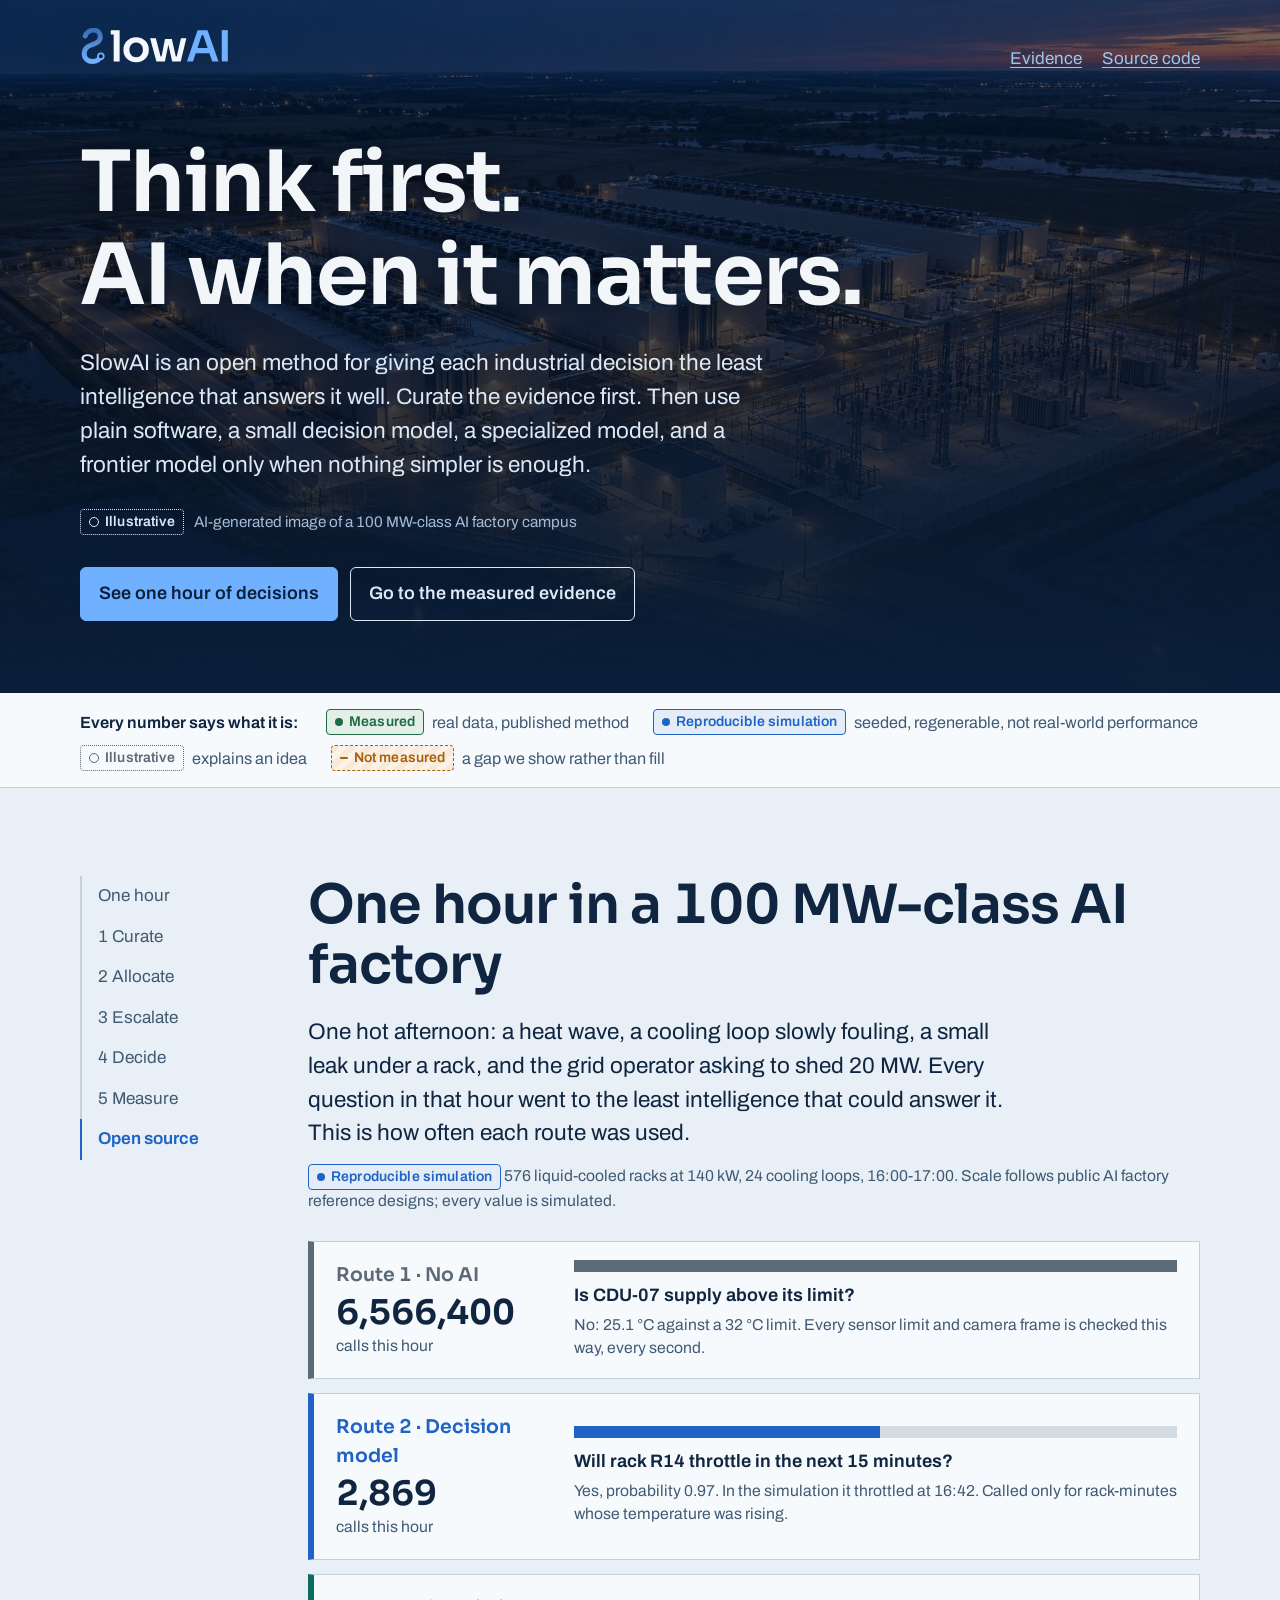
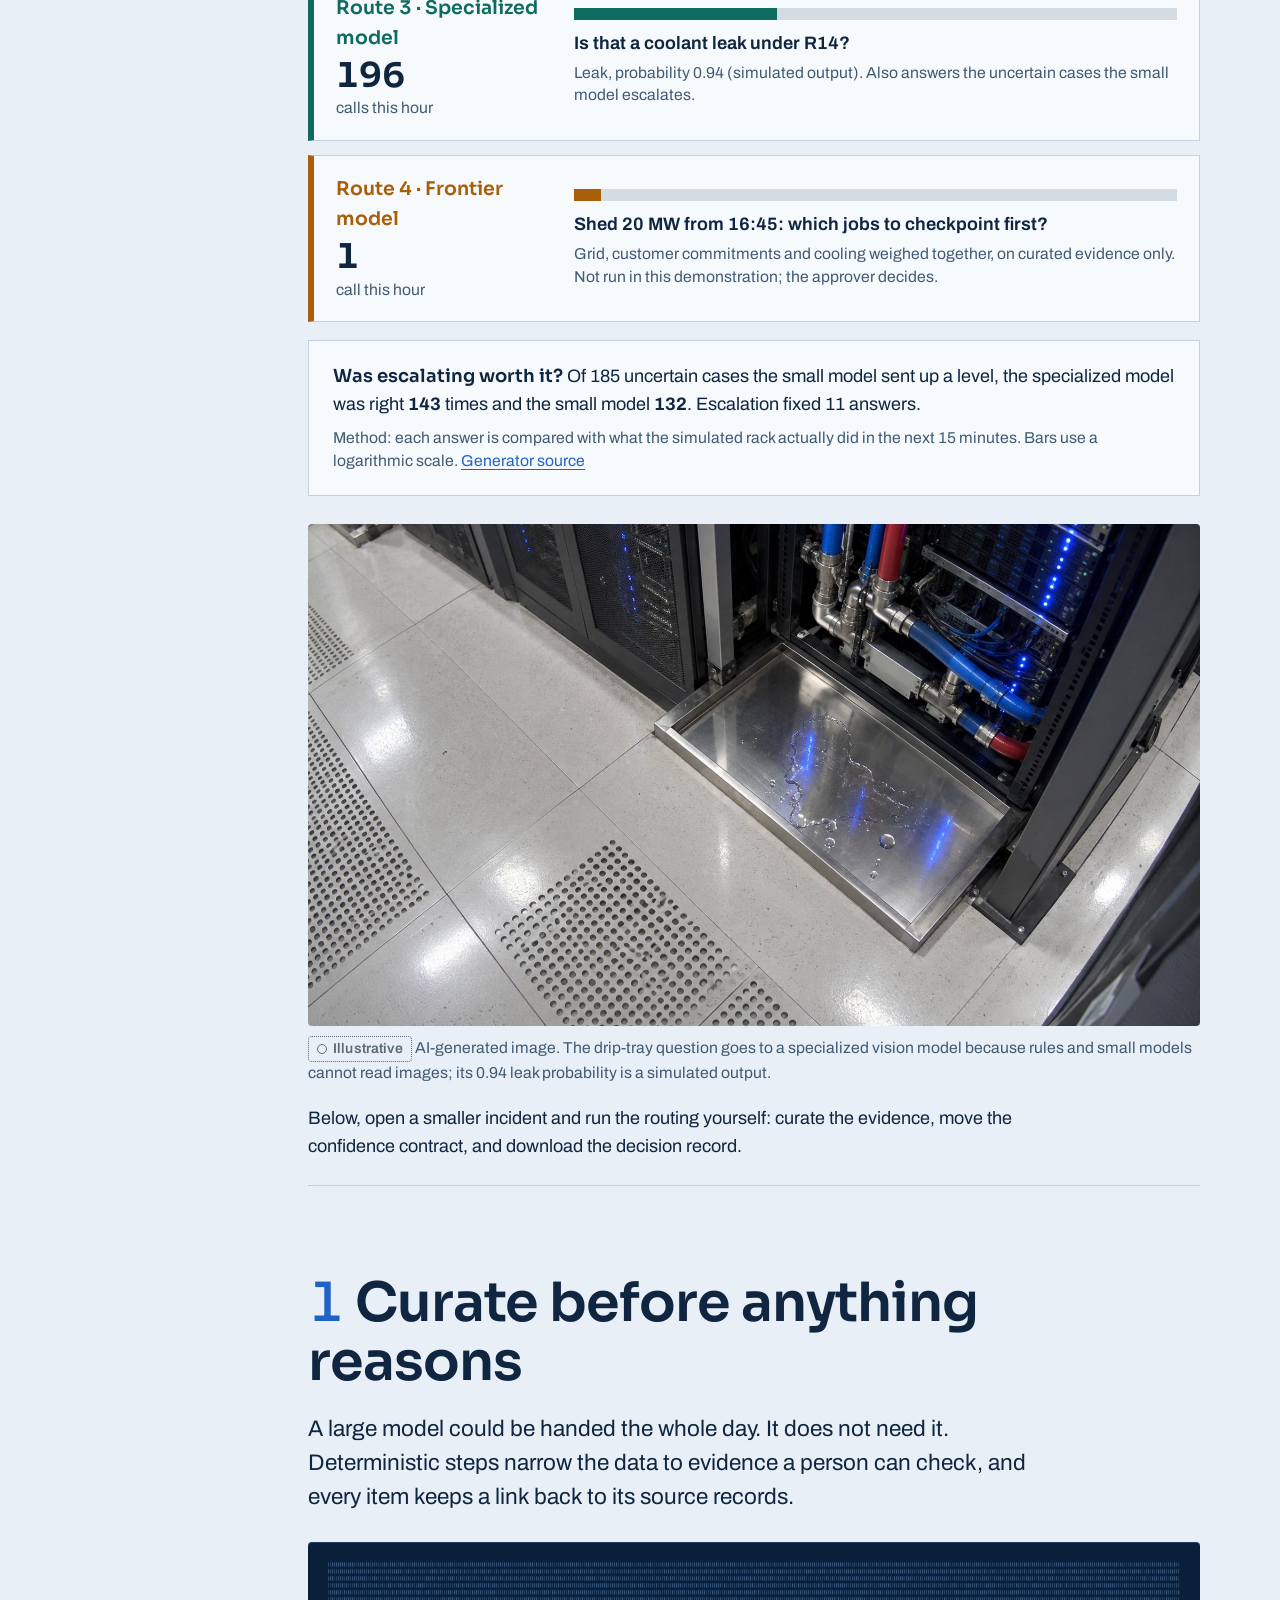
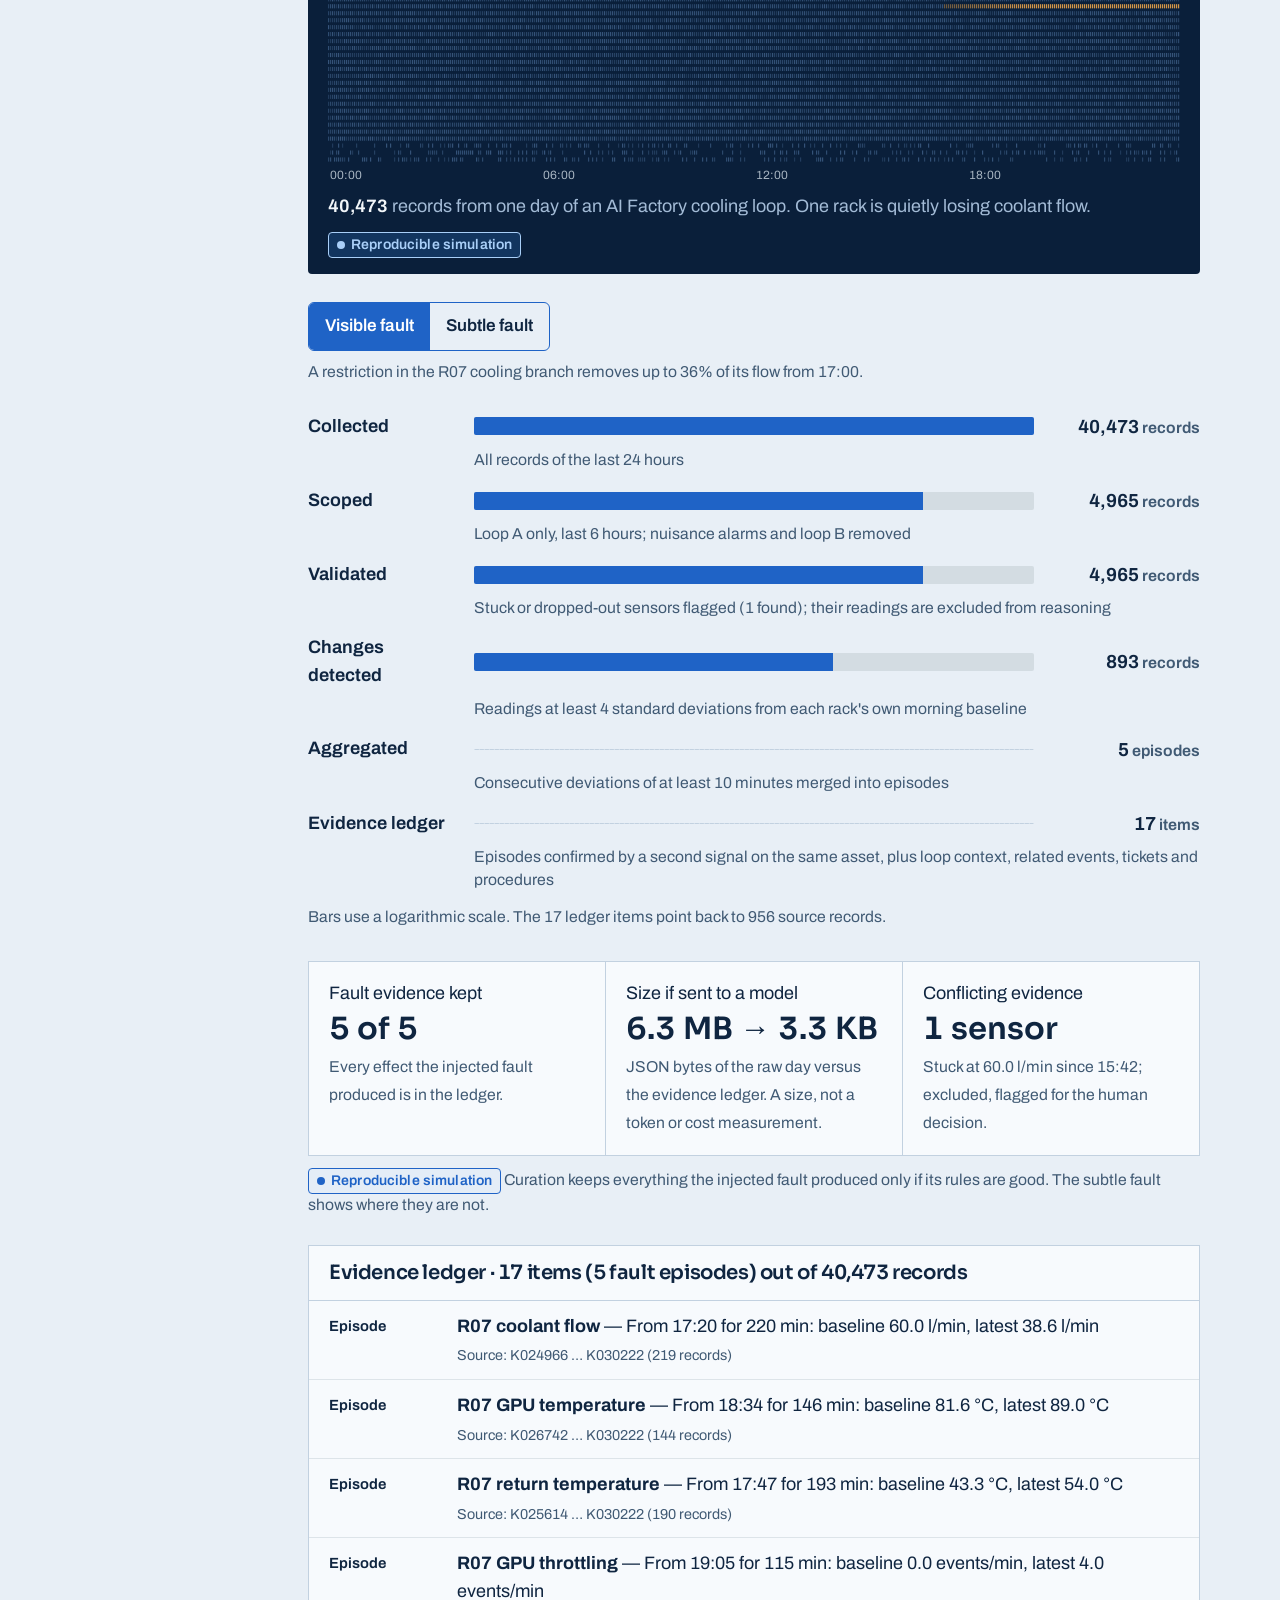
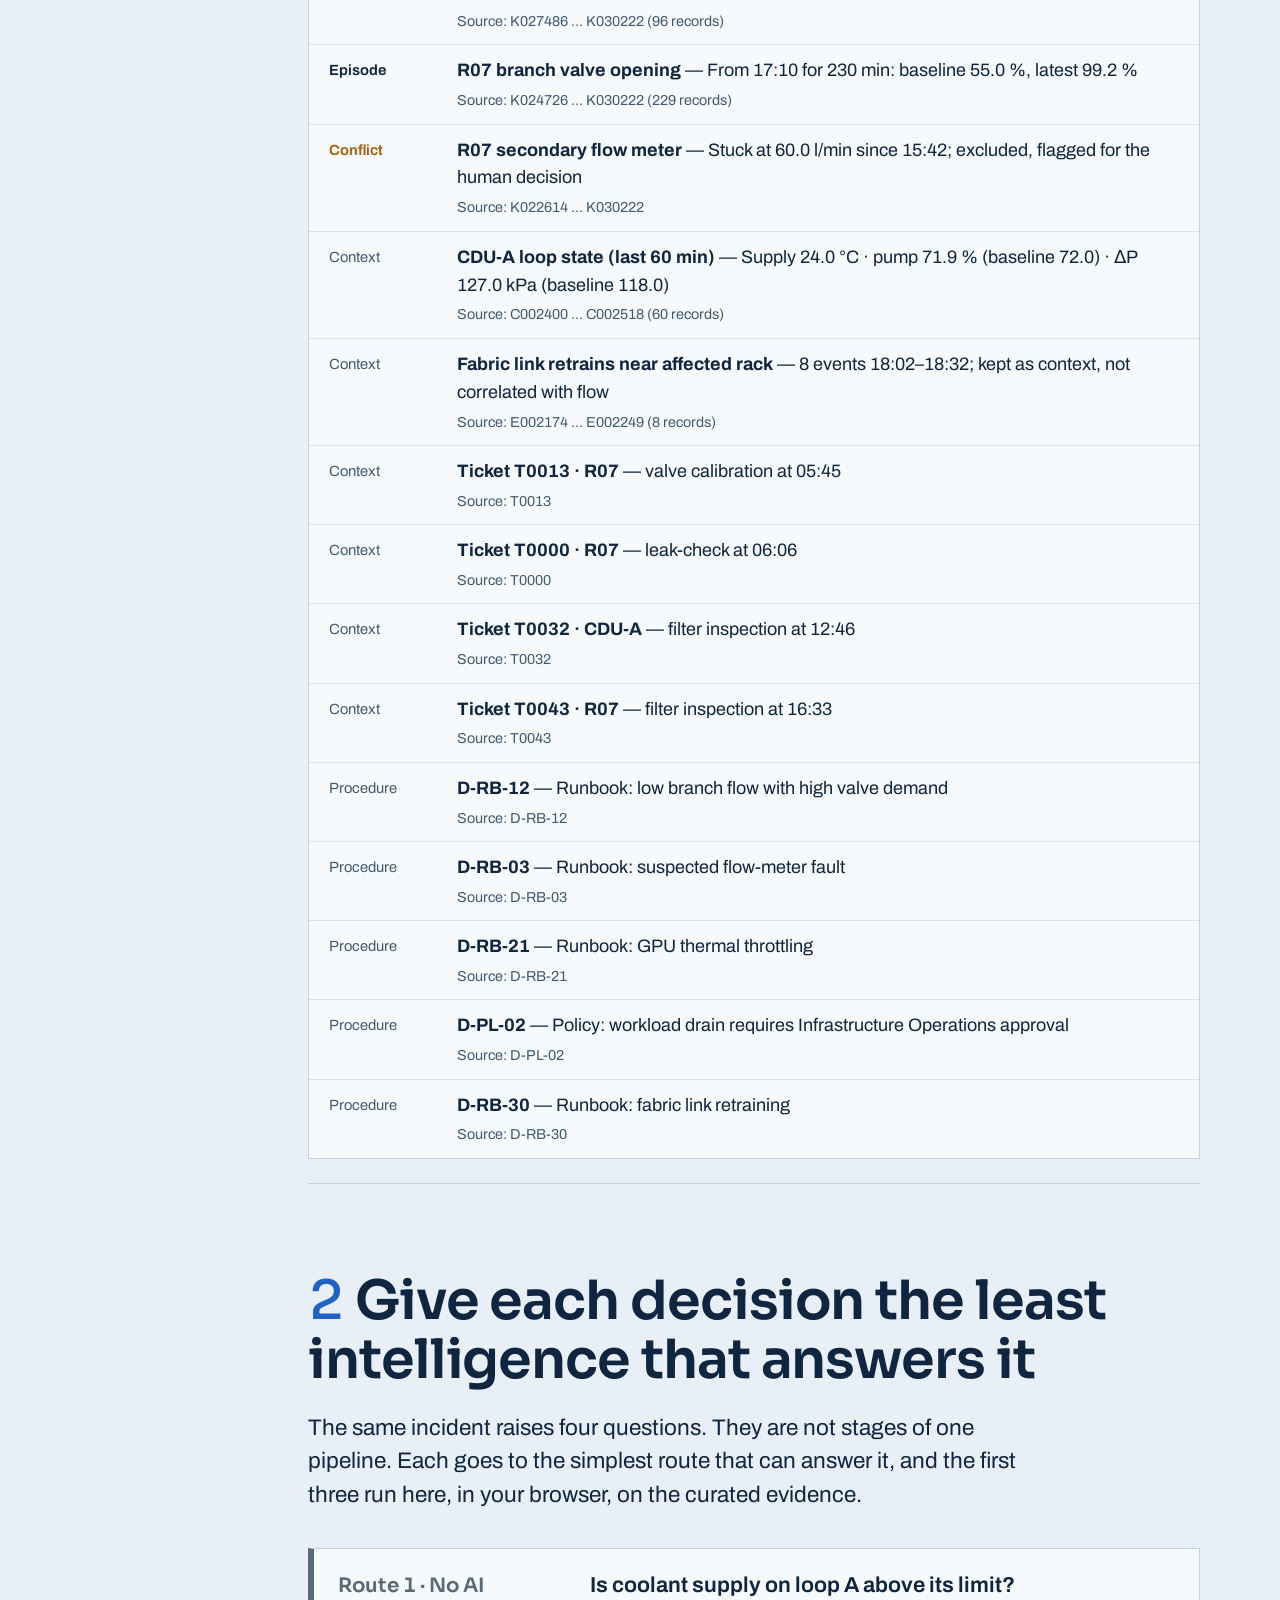
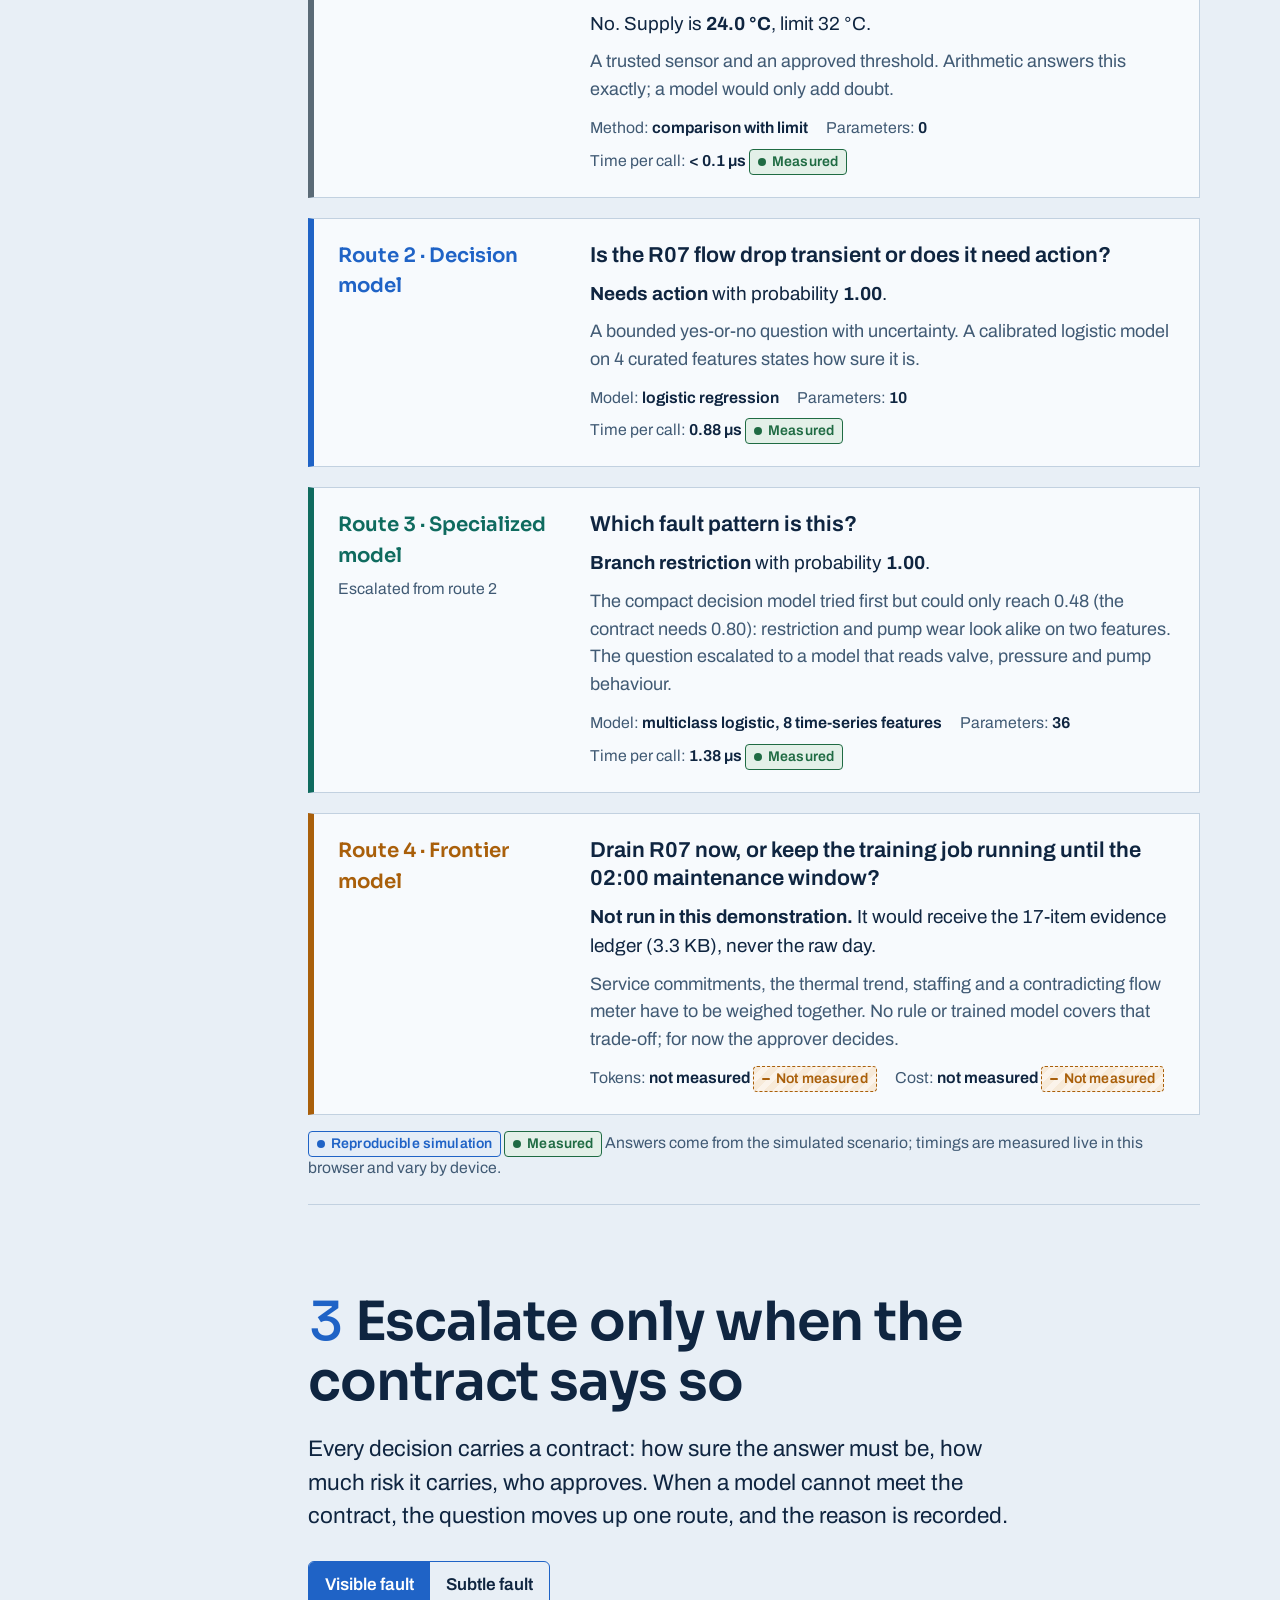
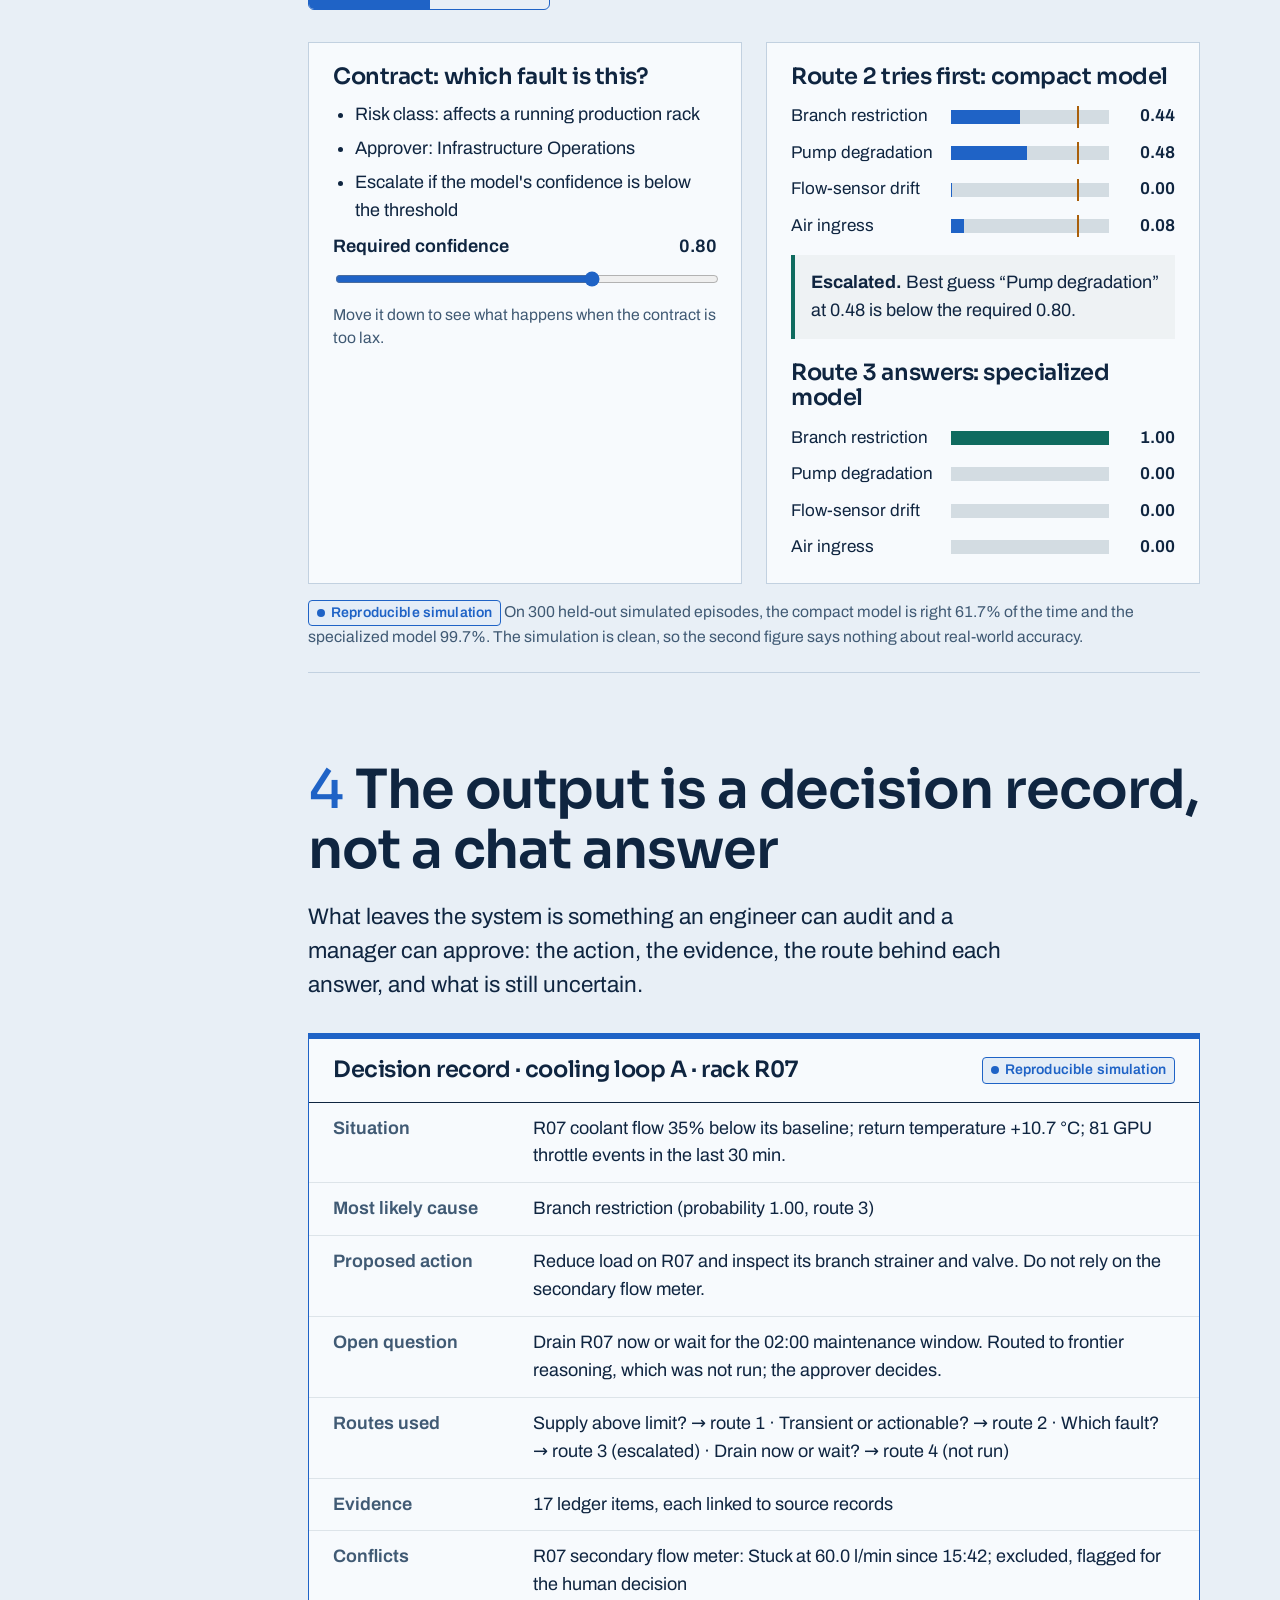
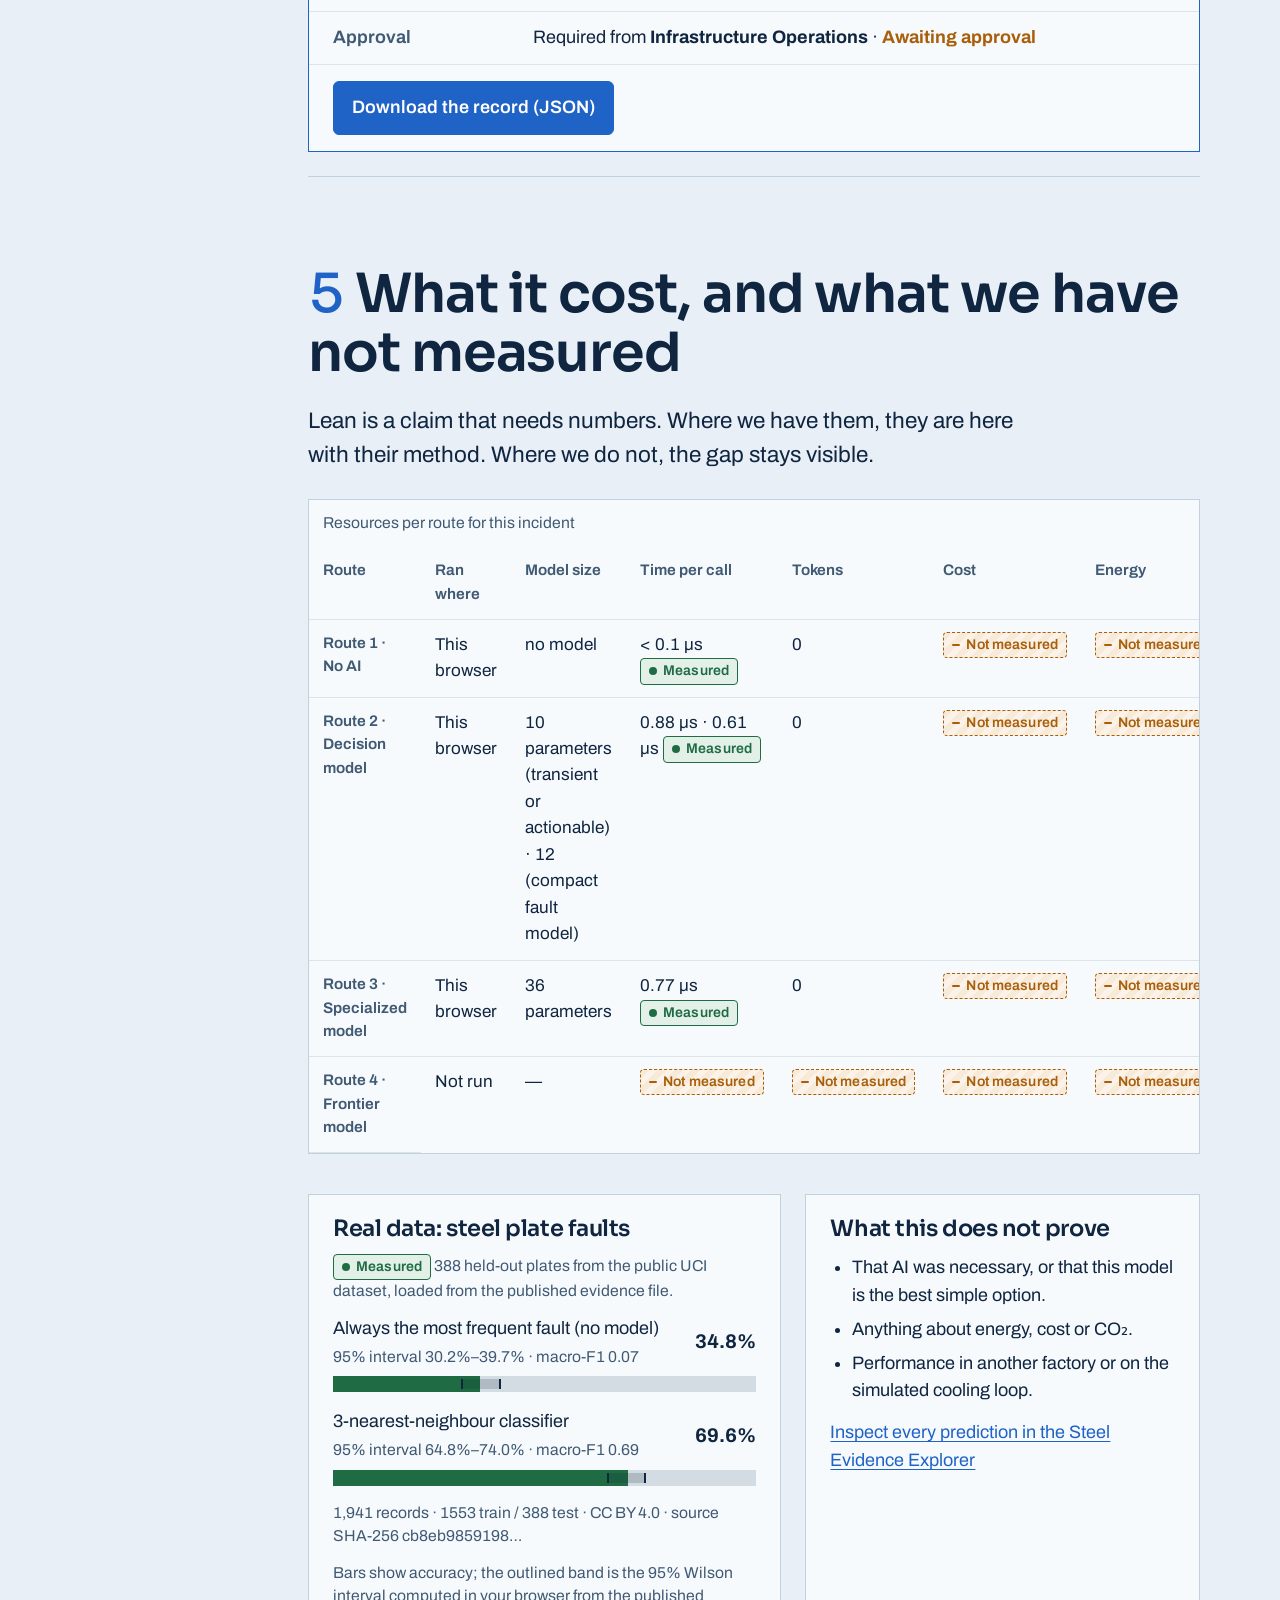
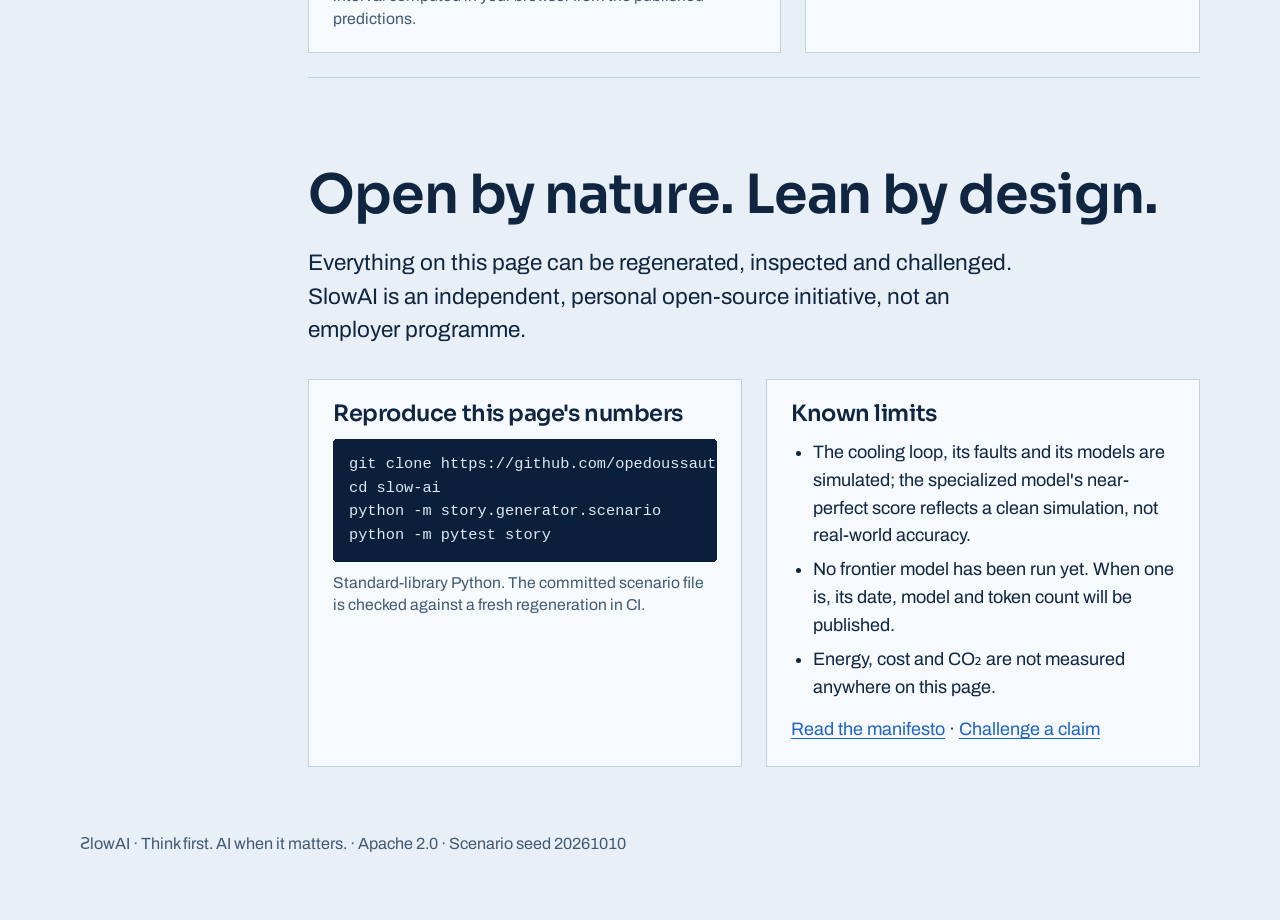
<file: story/index.html>
<!doctype html>
<html lang="en">
<head>
<meta charset="utf-8">
<meta name="viewport" content="width=device-width, initial-scale=1">
<title>ƧlowAI — Think first. AI when it matters.</title>
<meta name="description" content="SlowAI gives each industrial decision the least intelligence that answers it well: curated evidence first, then plain software, small decision models, specialized models, and frontier models only at the end.">
<link rel="preload" href="fonts/sora-latin-wght-normal.woff2" as="font" type="font/woff2" crossorigin>
<link rel="preload" href="fonts/archivo-latin-standard-normal.woff2" as="font" type="font/woff2" crossorigin>
<link rel="icon" href="../assets/brand/slowai-icon.svg" type="image/svg+xml">
<link rel="stylesheet" href="story.css">
<script type="module" src="story.js"></script>
</head>
<body>
<a class="skip" href="#main">Skip to the story</a>

<header class="hero hero-photo">
  <div class="wrap">
    <div class="topbar">
      <a class="brand" href="./"><img src="../assets/brand/slowai-logo-dark.svg" alt="SlowAI" width="152" height="36"></a>
      <nav aria-label="Project">
        <a href="#measure">Evidence</a>
        <a href="https://github.com/opedoussaut/slow-ai">Source code</a>
      </nav>
    </div>
    <h1><span>Think first.</span> <span>AI when it matters.</span></h1>
    <p class="lead">SlowAI is an open method for giving each industrial decision the least intelligence that answers it well. Curate the evidence first. Then use plain software, a small decision model, a specialized model, and a frontier model only when nothing simpler is enough.</p>
    <p class="hero-credit"><span class="ev" data-kind="illustrative">Illustrative</span> AI-generated image of a 100 MW-class AI factory campus</p>
    <div class="hero-actions">
      <a class="btn btn-primary" href="#hour">See one hour of decisions</a>
      <a class="btn" href="#measure">Go to the measured evidence</a>
    </div>
  </div>
</header>

<div class="legend" aria-label="How to read the numbers">
  <div class="wrap">
    <span>Every number says what it is:</span>
    <span class="pair"><span class="ev" data-kind="measured">Measured</span><span>real data, published method</span></span>
    <span class="pair"><span class="ev" data-kind="simulation">Reproducible simulation</span><span>seeded, regenerable, not real-world performance</span></span>
    <span class="pair"><span class="ev" data-kind="illustrative">Illustrative</span><span>explains an idea</span></span>
    <span class="pair"><span class="ev" data-kind="not-measured">Not measured</span><span>a gap we show rather than fill</span></span>
  </div>
</div>

<div class="wrap layout">
  <nav class="rail" aria-label="Story chapters">
    <ol>
      <li><a href="#hour">One hour</a></li>
      <li><a href="#curate">1 Curate</a></li>
      <li><a href="#allocate">2 Allocate</a></li>
      <li><a href="#escalate">3 Escalate</a></li>
      <li><a href="#decide">4 Decide</a></li>
      <li><a href="#measure">5 Measure</a></li>
      <li><a href="#open">Open source</a></li>
    </ol>
  </nav>

  <main id="main">
    <section class="chapter" id="hour" aria-labelledby="hour-h" data-ev-scope>
      <h2 id="hour-h">One hour in a 100 MW-class AI factory</h2>
      <div class="prose">
        <p class="lead">One hot afternoon: a heat wave, a cooling loop slowly fouling, a small leak under a rack, and the grid operator asking to shed 20 MW. Every question in that hour went to the least intelligence that could answer it. This is how often each route was used.</p>
      </div>
      <p class="small quiet" style="margin-top:14px"><span class="ev" data-kind="simulation">Reproducible simulation</span> <span id="campusScale">576 liquid-cooled racks at 140 kW, 24 cooling loops, 16:00 to 17:00.</span> Scale follows public AI factory reference designs; every value is simulated.</p>
      <div class="hour" id="hourRoutes" aria-live="polite"><p class="small quiet">Loading the simulated hour…</p></div>
      <div class="panel hour-escalation" id="hourEscalation"></div>
      <figure class="hour-photo">
        <img src="img/drip-tray.jpg" alt="AI-generated image of a drip tray under a liquid-cooled rack, with a small coolant puddle" width="1672" height="941" loading="lazy">
        <figcaption class="small quiet"><span class="ev" data-kind="illustrative">Illustrative</span> AI-generated image. The drip-tray question goes to a specialized vision model because rules and small models cannot read images; its 0.94 leak probability is a simulated output.</figcaption>
      </figure>
      <p class="block prose">Below, open a smaller incident and run the routing yourself: curate the evidence, move the confidence contract, and download the decision record.</p>
    </section>

    <section class="chapter" id="curate" aria-labelledby="curate-h" data-ev-scope>
      <h2 id="curate-h"><span class="step-no">1</span> Curate before anything reasons</h2>
      <div class="prose">
        <p class="lead">A large model could be handed the whole day. It does not need it. Deterministic steps narrow the data to evidence a person can check, and every item keeps a link back to its source records.</p>
      </div>
      <figure class="stream stream-light">
      <canvas id="stream" aria-label="Density of simulated cooling-loop records over 24 hours, one row per data source" role="img"></canvas>
      <figcaption>
        <span><strong data-metric data-ev="simulation" id="rawTotal">40,473</strong> records from one day of an AI Factory cooling loop. One rack is quietly losing coolant flow.</span>
        <span class="ev" data-kind="simulation">Reproducible simulation</span>
      </figcaption>
    </figure>

      <div class="switch" role="group" aria-label="Scenario">
        <button type="button" data-variant="main" aria-pressed="true">Visible fault</button>
        <button type="button" data-variant="subtle" aria-pressed="false">Subtle fault</button>
      </div>
      <p class="switch-note small quiet" id="variantNote">A restriction in the R07 cooling branch removes up to a third of its flow from 17:00.</p>

      <div class="funnel" id="funnel" aria-live="polite"></div>

      <div class="facts">
        <div class="fact" id="factRecall">
          <span>Fault evidence kept</span>
          <strong data-metric data-ev="simulation" id="recallValue">–</strong>
          <span class="small quiet" id="recallNote"></span>
        </div>
        <div class="fact">
          <span>Size if sent to a model</span>
          <strong data-metric data-ev="simulation" id="sizeValue">–</strong>
          <span class="small quiet">JSON bytes of the raw day versus the evidence ledger. A size, not a token or cost measurement.</span>
        </div>
        <div class="fact">
          <span>Conflicting evidence</span>
          <strong data-metric data-ev="simulation" id="conflictValue">–</strong>
          <span class="small quiet" id="conflictNote"></span>
        </div>
      </div>
      <p class="small quiet block" style="margin-top:12px"><span class="ev" data-kind="simulation">Reproducible simulation</span> Curation keeps everything the injected fault produced only if its rules are good. The subtle fault shows where they are not.</p>

      <div class="ledger">
        <h3 id="ledgerTitle">Evidence ledger</h3>
        <ul id="ledger"></ul>
      </div>
    </section>

    <section class="chapter" id="allocate" aria-labelledby="allocate-h" data-ev-scope>
      <h2 id="allocate-h"><span class="step-no">2</span> Give each decision the least intelligence that answers it</h2>
      <div class="prose">
        <p class="lead">The same incident raises four questions. They are not stages of one pipeline. Each goes to the simplest route that can answer it, and the first three run here, in your browser, on the curated evidence.</p>
      </div>
      <div class="routes" id="routes"></div>
      <p class="small quiet" style="margin-top:16px"><span class="ev" data-kind="simulation">Reproducible simulation</span> <span class="ev" data-kind="measured">Measured</span> Answers come from the simulated scenario; timings are measured live in this browser and vary by device.</p>
    </section>

    <section class="chapter" id="escalate" aria-labelledby="escalate-h" data-ev-scope>
      <h2 id="escalate-h"><span class="step-no">3</span> Escalate only when the contract says so</h2>
      <div class="prose">
        <p class="lead">Every decision carries a contract: how sure the answer must be, how much risk it carries, who approves. When a model cannot meet the contract, the question moves up one route, and the reason is recorded.</p>
      </div>
      <div class="switch" role="group" aria-label="Scenario">
        <button type="button" data-variant="main" aria-pressed="true">Visible fault</button>
        <button type="button" data-variant="subtle" aria-pressed="false">Subtle fault</button>
      </div>
      <div class="contract">
        <div class="panel">
          <h3>Contract: which fault is this?</h3>
          <ul class="limits">
            <li>Risk class: affects a running production rack</li>
            <li>Approver: Infrastructure Operations</li>
            <li>Escalate if the model's confidence is below the threshold</li>
          </ul>
          <div class="threshold">
            <label for="threshold"><span>Required confidence</span><span id="thresholdValue">0.80</span></label>
            <input id="threshold" type="range" min="0.40" max="0.99" step="0.01" value="0.80" aria-describedby="thresholdHelp">
            <p class="small quiet" id="thresholdHelp" style="margin-top:8px">Move it down to see what happens when the contract is too lax.</p>
          </div>
        </div>
        <div class="panel" id="escalationPanel">
          <h3>Route 2 tries first: compact model</h3>
          <div class="probs" id="compactProbs"></div>
          <div class="verdict" id="verdict"></div>
          <div id="specialized" hidden>
            <h3 style="margin-top:22px">Route 3 answers: specialized model</h3>
            <div class="probs" id="specialProbs"></div>
          </div>
        </div>
      </div>
      <p class="small quiet" style="margin-top:16px"><span class="ev" data-kind="simulation">Reproducible simulation</span> <span id="modelQuality"></span></p>
    </section>

    <section class="chapter" id="decide" aria-labelledby="decide-h" data-ev-scope>
      <h2 id="decide-h"><span class="step-no">4</span> The output is a decision record, not a chat answer</h2>
      <div class="prose">
        <p class="lead">What leaves the system is something an engineer can audit and a manager can approve: the action, the evidence, the route behind each answer, and what is still uncertain.</p>
      </div>
      <article class="record" aria-labelledby="record-h">
        <header>
          <h3 id="record-h">Decision record · cooling loop A · rack R07</h3>
          <span class="ev" data-kind="simulation">Reproducible simulation</span>
        </header>
        <dl id="recordFields"></dl>
        <footer><button type="button" class="btn btn-ink" id="downloadRecord">Download the record (JSON)</button></footer>
      </article>
    </section>

    <section class="chapter" id="measure" aria-labelledby="measure-h" data-ev-scope>
      <h2 id="measure-h"><span class="step-no">5</span> What it cost, and what we have not measured</h2>
      <div class="prose">
        <p class="lead">Lean is a claim that needs numbers. Where we have them, they are here with their method. Where we do not, the gap stays visible.</p>
      </div>
      <div class="table-wrap" tabindex="0" role="region" aria-label="Resources per route, scrollable">
        <table>
          <caption class="small quiet" style="text-align:left;padding:12px 14px">Resources per route for this incident</caption>
          <thead><tr><th scope="col">Route</th><th scope="col">Ran where</th><th scope="col">Model size</th><th scope="col">Time per call</th><th scope="col">Tokens</th><th scope="col">Cost</th><th scope="col">Energy</th></tr></thead>
          <tbody id="costTable"></tbody>
        </table>
      </div>

      <div class="steel">
        <div class="panel" id="steelPanel" data-ev-scope>
          <h3>Real data: steel plate faults</h3>
          <p class="small quiet" style="margin-top:6px"><span class="ev" data-kind="measured">Measured</span> 388 held-out plates from the public UCI dataset, loaded from the published evidence file.</p>
          <div class="acc" id="steelAcc"><p class="small quiet">Loading the published evidence…</p></div>
          <p class="small quiet" style="margin-top:14px">Bars show accuracy; the outlined band is the 95% Wilson interval computed in your browser from the published predictions.</p>
        </div>
        <div class="panel">
          <h3>What this does not prove</h3>
          <ul class="limits">
            <li>That AI was necessary, or that this model is the best simple option.</li>
            <li>Anything about energy, cost or CO₂.</li>
            <li>Performance in another factory or on the simulated cooling loop.</li>
          </ul>
          <p style="margin-top:14px"><a href="../challenge/steel.html">Inspect every prediction in the Steel Evidence Explorer</a></p>
        </div>
      </div>
    </section>

    <section class="chapter" id="open" aria-labelledby="open-h">
      <h2 id="open-h">Open by nature. Lean by design.</h2>
      <div class="prose">
        <p class="lead">Everything on this page can be regenerated, inspected and challenged. SlowAI is an independent, personal open-source initiative, not an employer programme.</p>
      </div>
      <div class="open-grid">
        <div class="panel">
          <h3>Reproduce this page's numbers</h3>
          <pre tabindex="0" aria-label="Commands to reproduce the numbers"><code>git clone https://github.com/opedoussaut/slow-ai
cd slow-ai
python -m story.generator.scenario
python -m pytest story</code></pre>
          <p class="small quiet" style="margin-top:10px">Standard-library Python. The committed scenario file is checked against a fresh regeneration in CI.</p>
        </div>
        <div class="panel">
          <h3>Known limits</h3>
          <ul class="limits">
            <li>The cooling loop, its faults and its models are simulated; the specialized model's near-perfect score reflects a clean simulation, not real-world accuracy.</li>
            <li>No frontier model has been run yet. When one is, its date, model and token count will be published.</li>
            <li>Energy, cost and CO₂ are not measured anywhere on this page.</li>
          </ul>
          <p style="margin-top:14px"><a href="https://github.com/opedoussaut/slow-ai/blob/main/MANIFESTO.md">Read the manifesto</a> · <a href="https://github.com/opedoussaut/slow-ai/issues">Challenge a claim</a></p>
        </div>
      </div>
    </section>
  </main>
</div>

<footer class="site-footer">
  <div class="wrap">ƧlowAI · Think first. AI when it matters. · Apache 2.0 · Scenario seed <span id="seed">20261010</span></div>
</footer>
</body>
</html>
</file>
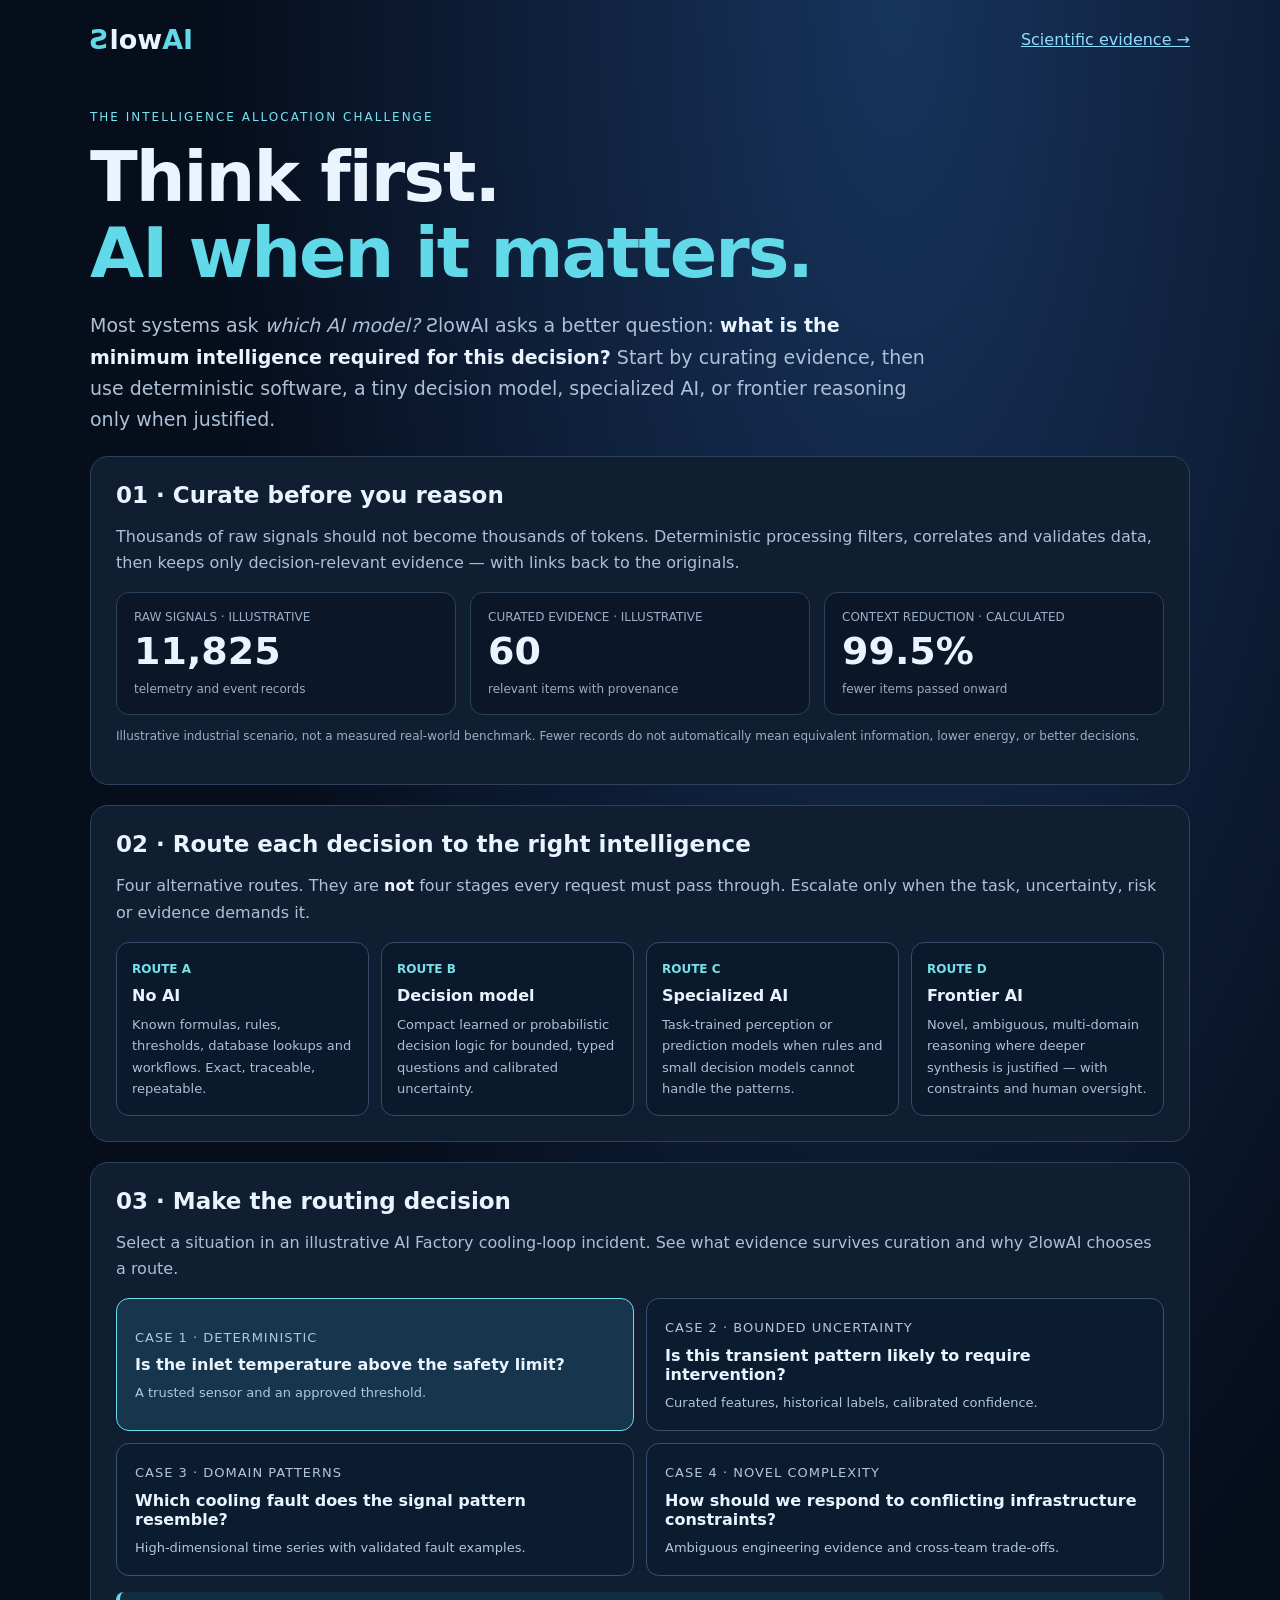
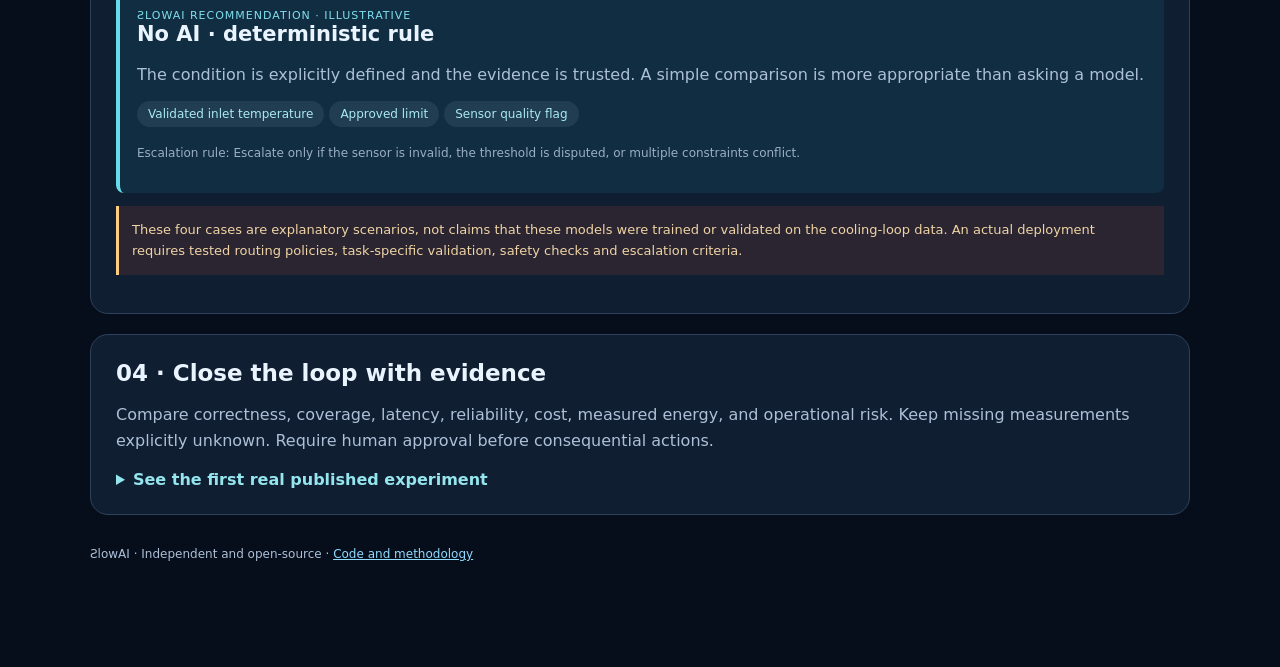
<file: challenge/slowai.html>
<!doctype html>
<html lang="en"><head><meta charset="utf-8"><meta name="viewport" content="width=device-width,initial-scale=1">
<title>ƧlowAI — Intelligence Where It Matters</title>
<meta name="description" content="See how ƧlowAI curates industrial evidence and routes decisions to no AI, compact decision models, specialized models, or frontier reasoning only when justified.">
<style>
:root{font-family:Inter,system-ui,sans-serif;color:#eaf4ff;background:#060d1b}*{box-sizing:border-box}body{margin:0;background:radial-gradient(ellipse at 70% 0%,#17345c,#060d1b 55%)}main{max-width:1150px;margin:auto;padding:24px 25px 90px}a{color:#8fdbff}.top{display:flex;justify-content:space-between;align-items:center;gap:15px}.brand{font-size:27px;font-weight:800}.brand span,.cyan{color:#62d9e9}.eyebrow{font-size:12px;letter-spacing:2px;color:#78e4ee;text-transform:uppercase;margin-top:55px}h1{font-size:clamp(36px,5.7vw,70px);letter-spacing:-2px;line-height:1.08;margin:16px 0}h2{font-size:23px;margin:0 0 12px}p{color:#adc0d7;line-height:1.65}.lead{font-size:19px;max-width:850px}.panel{background:#101e31;border:1px solid #30425b;border-radius:18px;padding:25px;margin-top:20px}.stats{display:grid;grid-template-columns:repeat(3,1fr);gap:14px}.stat{padding:17px;background:#0b1628;border:1px solid #2b405a;border-radius:13px}.stat strong{font-size:clamp(23px,3vw,38px);display:block;margin:5px 0}.muted{font-size:12px;color:#9baec7}.pipeline{display:grid;grid-template-columns:repeat(4,1fr);gap:12px}.step{border:1px solid #354b67;background:#0a192b;border-radius:13px;padding:15px;min-height:155px}.step h3{font-size:16px;margin:9px 0}.step p{font-size:13px;margin:0}.step b{color:#77e1e9;font-size:12px}.cases{display:grid;grid-template-columns:repeat(2,1fr);gap:12px}.case{display:block;text-align:left;border:1px solid #365270;border-radius:13px;background:#0b1b30;color:#eaf4ff;padding:18px;cursor:pointer;font:inherit}.case:hover,.case[aria-pressed=true]{border-color:#6bdce9;background:#17354d}.case strong{display:block;margin:8px 0;font-size:16px}.case span{font-size:13px;color:#b2c7db;line-height:1.5}.tag{font-size:11px;color:#81dfed;letter-spacing:1px}.decision{border-left:4px solid #66dbe9;background:#112d42;border-radius:8px;padding:17px;margin-top:16px}.decision strong{font-size:21px}.evidence{font-size:14px}.pill{display:inline-block;border-radius:30px;background:#203d51;color:#a9eaf0;padding:6px 11px;font-size:12px;margin:5px 5px 5px 0}.note{border-left:3px solid #ffcb7e;padding:13px;background:#2a2530;color:#f0d4a5;font-size:13px}.footer{font-size:12px;margin-top:30px}details summary{cursor:pointer;color:#94e5ed;font-weight:700}button:focus-visible,a:focus-visible{outline:3px solid #ffce79;outline-offset:3px}@media(max-width:720px){.stats,.pipeline{grid-template-columns:repeat(2,1fr)}.cases{grid-template-columns:1fr}}@media(max-width:420px){.stats,.pipeline{grid-template-columns:1fr}}
</style></head><body><main>
<div class="top"><div class="brand"><span>Ƨ</span>low<span>AI</span></div><a href="steel.html">Scientific evidence →</a></div>
<div class="eyebrow">THE INTELLIGENCE ALLOCATION CHALLENGE</div>
<h1>Think first.<br><span class="cyan">AI when it matters.</span></h1>
<p class="lead">Most systems ask <em>which AI model?</em> ƧlowAI asks a better question: <strong style="color:#eaf4ff">what is the minimum intelligence required for this decision?</strong> Start by curating evidence, then use deterministic software, a tiny decision model, specialized AI, or frontier reasoning only when justified.</p>
<section class="panel"><h2>01 · Curate before you reason</h2><p>Thousands of raw signals should not become thousands of tokens. Deterministic processing filters, correlates and validates data, then keeps only decision-relevant evidence — with links back to the originals.</p>
<div class="stats"><div class="stat"><div class="muted">RAW SIGNALS · ILLUSTRATIVE</div><strong>11,825</strong><span class="muted">telemetry and event records</span></div><div class="stat"><div class="muted">CURATED EVIDENCE · ILLUSTRATIVE</div><strong>60</strong><span class="muted">relevant items with provenance</span></div><div class="stat"><div class="muted">CONTEXT REDUCTION · CALCULATED</div><strong>99.5%</strong><span class="muted">fewer items passed onward</span></div></div>
<p class="muted">Illustrative industrial scenario, not a measured real-world benchmark. Fewer records do not automatically mean equivalent information, lower energy, or better decisions.</p></section>
<section class="panel"><h2>02 · Route each decision to the right intelligence</h2><p>Four alternative routes. They are <strong style="color:#eaf4ff">not</strong> four stages every request must pass through. Escalate only when the task, uncertainty, risk or evidence demands it.</p>
<div class="pipeline">
<div class="step"><b>ROUTE A</b><h3>No AI</h3><p>Known formulas, rules, thresholds, database lookups and workflows. Exact, traceable, repeatable.</p></div>
<div class="step"><b>ROUTE B</b><h3>Decision model</h3><p>Compact learned or probabilistic decision logic for bounded, typed questions and calibrated uncertainty.</p></div>
<div class="step"><b>ROUTE C</b><h3>Specialized AI</h3><p>Task-trained perception or prediction models when rules and small decision models cannot handle the patterns.</p></div>
<div class="step"><b>ROUTE D</b><h3>Frontier AI</h3><p>Novel, ambiguous, multi-domain reasoning where deeper synthesis is justified — with constraints and human oversight.</p></div>
</div></section>
<section class="panel"><h2>03 · Make the routing decision</h2><p>Select a situation in an illustrative AI Factory cooling-loop incident. See what evidence survives curation and why ƧlowAI chooses a route.</p>
<div class="cases" id="cases">
<button class="case" data-case="0" aria-pressed="true"><span class="tag">CASE 1 · DETERMINISTIC</span><strong>Is the inlet temperature above the safety limit?</strong><span>A trusted sensor and an approved threshold.</span></button>
<button class="case" data-case="1" aria-pressed="false"><span class="tag">CASE 2 · BOUNDED UNCERTAINTY</span><strong>Is this transient pattern likely to require intervention?</strong><span>Curated features, historical labels, calibrated confidence.</span></button>
<button class="case" data-case="2" aria-pressed="false"><span class="tag">CASE 3 · DOMAIN PATTERNS</span><strong>Which cooling fault does the signal pattern resemble?</strong><span>High-dimensional time series with validated fault examples.</span></button>
<button class="case" data-case="3" aria-pressed="false"><span class="tag">CASE 4 · NOVEL COMPLEXITY</span><strong>How should we respond to conflicting infrastructure constraints?</strong><span>Ambiguous engineering evidence and cross-team trade-offs.</span></button>
</div>
<div class="decision"><div class="tag">ƧLOWAI RECOMMENDATION · ILLUSTRATIVE</div><strong id="route">No AI · deterministic rule</strong><p id="why" style="margin-bottom:7px"></p><div id="kept" class="evidence"></div><p class="muted" id="escalation"></p></div>
<p class="note">These four cases are explanatory scenarios, not claims that these models were trained or validated on the cooling-loop data. An actual deployment requires tested routing policies, task-specific validation, safety checks and escalation criteria.</p></section>
<section class="panel"><h2>04 · Close the loop with evidence</h2><p>Compare correctness, coverage, latency, reliability, cost, measured energy, and operational risk. Keep missing measurements explicitly unknown. Require human approval before consequential actions.</p>
<details><summary>See the first real published experiment</summary><p>The <a href="steel.html">Steel Plates Faults benchmark</a> compares a deliberately simple majority-class baseline with a classical 3-nearest-neighbor model on 388 held-out cases. This supports a narrow classification comparison; it does <strong>not</strong> validate the four-route cooling-loop architecture or demonstrate energy savings.</p></details></section>
<p class="footer">ƧlowAI · Independent and open-source · <a href="https://github.com/opedoussaut/slow-ai">Code and methodology</a></p>
</main><script>
"use strict";
const cases=[
{route:"No AI · deterministic rule",why:"The condition is explicitly defined and the evidence is trusted. A simple comparison is more appropriate than asking a model.",kept:["Validated inlet temperature","Approved limit","Sensor quality flag"],escalation:"Escalate only if the sensor is invalid, the threshold is disputed, or multiple constraints conflict."},
{route:"Compact decision model",why:"A bounded yes/no decision can be learned from curated features and independently labeled historical outcomes. Use it only when calibrated performance meets the operational requirement.",kept:["Rate of temperature change","Recent workload delta","Cooling-flow trend","Label provenance"],escalation:"Escalate uncertain, out-of-distribution, high-risk or poorly calibrated cases. A confidence score alone is not proof of correctness."},
{route:"Specialized AI model",why:"Recognizing a complex signal signature may require a domain-trained model. Validate it against strong deterministic and compact-model baselines before adoption.",kept:["Aligned multivariate time window","Sensor validity mask","Equipment configuration","Known fault exemplars"],escalation:"Escalate novel fault signatures, insufficient training coverage and safety-critical disagreement."},
{route:"Frontier reasoning · human-gated",why:"A novel incident combines engineering, operational and business constraints that cannot be resolved by a single known rule or bounded classifier. Curate the facts first; use frontier reasoning to develop options, not to authorize an intervention.",kept:["Conflicting validated constraints","Engineering change history","Critical workload priorities","Relevant procedures and approvals"],escalation:"Human operations and engineering owners approve consequential actions; unsupported reasoning is not treated as fact."}
];
function selectCase(i){const c=cases[i];document.getElementById("route").textContent=c.route;document.getElementById("why").textContent=c.why;document.getElementById("kept").replaceChildren(...c.kept.map(t=>{const e=document.createElement("span");e.className="pill";e.textContent=t;return e}));document.getElementById("escalation").textContent="Escalation rule: "+c.escalation;document.querySelectorAll("[data-case]").forEach((b,j)=>b.setAttribute("aria-pressed",String(i===j)))}
document.querySelectorAll("[data-case]").forEach(b=>b.addEventListener("click",()=>selectCase(Number(b.dataset.case))));selectCase(0);
</script></body></html>
</file>
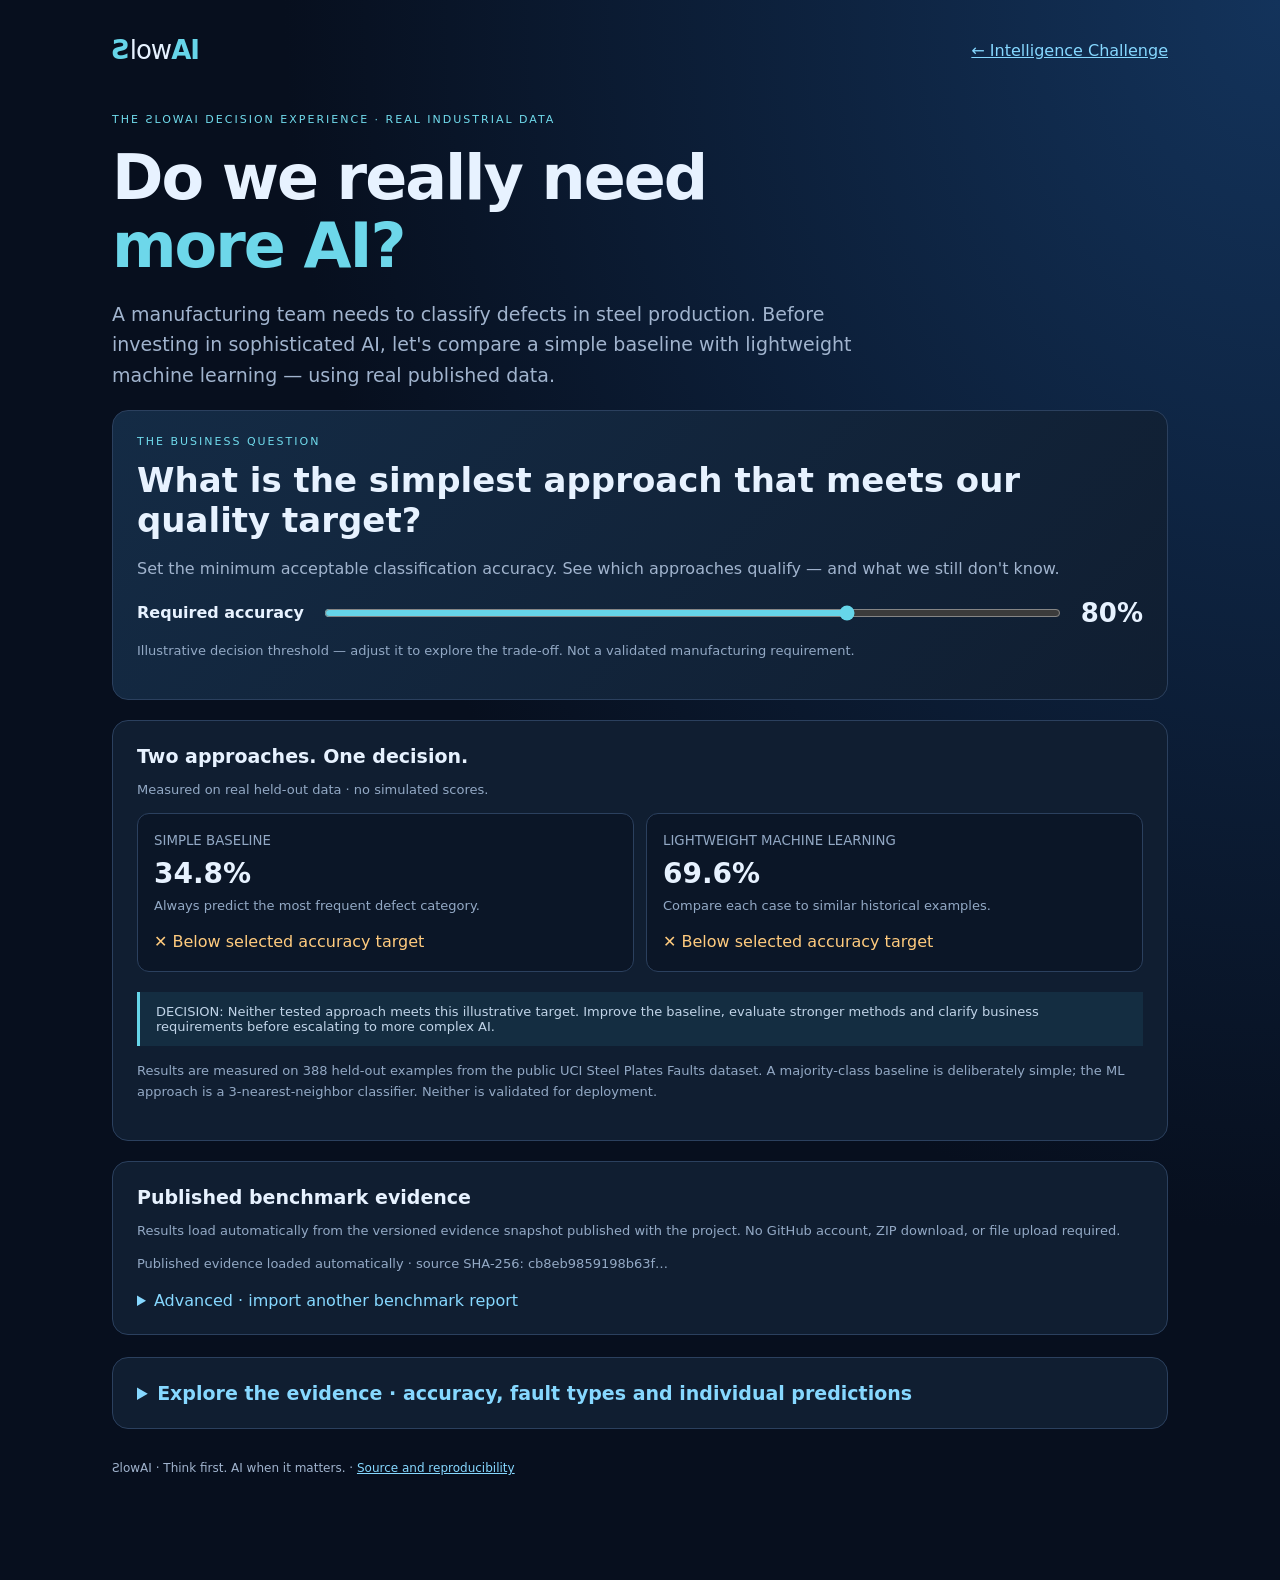
<file: challenge/steel.html>
<!doctype html><html lang="en"><head><meta charset="utf-8"><meta name="viewport" content="width=device-width,initial-scale=1"><title>ƧlowAI — Steel Evidence Explorer</title><style>
:root{font-family:Inter,system-ui,sans-serif;color:#e7f2ff;background:#070f1e}*{box-sizing:border-box}body{margin:0;background:radial-gradient(ellipse at top right,#13335b,#070f1e 55%)}main{max-width:1100px;margin:auto;padding:35px 22px 90px}a{color:#86d8ff}h1{font-size:clamp(35px,5vw,62px);letter-spacing:-2px;line-height:1.1;margin:15px 0}h2{font-size:19px;margin:0 0 10px}p{color:#a1b4ce;line-height:1.6}.brand{font-size:26px;letter-spacing:-1px}.brand b{color:#66d5e9}.top{display:flex;justify-content:space-between;align-items:center;gap:10px}.tag{font-size:11px;letter-spacing:2px;text-transform:uppercase;color:#70dbec}.panel{background:#101e31;border:1px solid #2b405e;border-radius:16px;padding:24px;margin-top:20px}.muted{color:#93a9c5;font-size:13px}.notice{border-left:3px solid #66d5e9;padding:12px 16px;background:#142d41;font-size:13px;color:#c1d4e8}.upload{display:block;padding:28px;border:1px dashed #5c8cab;border-radius:12px;text-align:center;background:#10273b;cursor:pointer}.upload input{display:block;margin:14px auto 0;max-width:100%}.metrics{display:grid;grid-template-columns:repeat(4,1fr);gap:12px}.metric{background:#0b1627;border:1px solid #2b405e;padding:16px;border-radius:12px}.metric strong{font-size:28px;display:block;margin:8px 0}.metric small{color:#93a9c5}.bars{display:grid;gap:15px}.barline{display:grid;grid-template-columns:180px 1fr 65px;align-items:center;gap:12px;font-size:13px}.track{height:12px;background:#253852;border-radius:10px;overflow:hidden}.fill{height:100%;background:linear-gradient(90deg,#477eff,#63d9eb);transition:width .5s}.classgrid{display:grid;grid-template-columns:repeat(2,1fr);gap:14px}.classcard{background:#0b1627;border:1px solid #2b405e;border-radius:12px;padding:15px}.classcard h3{margin:0 0 12px;font-size:14px}.statrow{display:flex;justify-content:space-between;font-size:12px;color:#b3c9e3;margin:6px 0}.tablewrap{overflow:auto}table{border-collapse:collapse;width:100%;font-size:12px}th,td{text-align:left;padding:10px;border-bottom:1px solid #263952}th{color:#8ba9c9}select{background:#132942;color:#e7f2ff;border:1px solid #3d5673;border-radius:7px;padding:8px}.controls{display:flex;justify-content:space-between;align-items:center;gap:12px;margin:10px 0}button{border:1px solid #5a83a6;background:#163553;color:#e8f6ff;border-radius:8px;padding:10px 14px;cursor:pointer}.hidden{display:none}.warning{color:#ffcb7e}.footer{font-size:12px;margin-top:30px}@media(max-width:750px){.metrics,.classgrid{grid-template-columns:1fr 1fr}.barline{grid-template-columns:110px 1fr 55px}}@media(max-width:480px){.metrics,.classgrid{grid-template-columns:1fr}.top{align-items:start}}
</style></head><body><main>
<div class="top"><div class="brand"><b>Ƨ</b>low<b>AI</b></div><a href="../">← Intelligence Challenge</a></div>
<p class="tag" style="margin-top:46px">THE ƧLOWAI DECISION EXPERIENCE · REAL INDUSTRIAL DATA</p><h1>Do we really need<br><span style="color:#6dd7ea">more AI?</span></h1>
<p style="font-size:19px;max-width:750px">A manufacturing team needs to classify defects in steel production. Before investing in sophisticated AI, let's compare a simple baseline with lightweight machine learning — using real published data.</p>
<div class="panel" style="background:linear-gradient(135deg,#142b45,#101e31)"><div class="tag">THE BUSINESS QUESTION</div><h2 style="font-size:clamp(23px,3vw,34px);margin-top:12px">What is the simplest approach that meets our quality target?</h2><p>Set the minimum acceptable classification accuracy. See which approaches qualify — and what we still don't know.</p><div style="display:flex;align-items:center;gap:18px;flex-wrap:wrap"><label for="target" style="color:#e7f2ff;font-weight:700">Required accuracy</label><input id="target" type="range" min="30" max="100" value="80" step="5" style="flex:1;min-width:160px;accent-color:#66d5e9" aria-label="Required accuracy"><strong id="target-value" style="font-size:26px">80%</strong></div><p class="muted">Illustrative decision threshold — adjust it to explore the trade-off. Not a validated manufacturing requirement.</p></div>
<div id="executive" class="panel"><h2>Two approaches. One decision.</h2><p id="exec-loading" class="muted">Loading measured results…</p><div id="executive-cards" class="metrics" style="grid-template-columns:repeat(2,minmax(0,1fr))"></div><div id="verdict" class="notice" style="margin-top:20px" role="status">Evaluating the evidence…</div><p class="muted" style="margin-top:15px">Results are measured on 388 held-out examples from the public UCI Steel Plates Faults dataset. A majority-class baseline is deliberately simple; the ML approach is a 3-nearest-neighbor classifier. Neither is validated for deployment.</p></div>
<div class="panel"><h2>Published benchmark evidence</h2><p class="muted">Results load automatically from the versioned evidence snapshot published with the project. No GitHub account, ZIP download, or file upload required.</p><p id="status" class="muted" role="status">Loading published benchmark evidence…</p><details style="margin-top:16px"><summary style="cursor:pointer;color:#86d8ff">Advanced · import another benchmark report</summary><p class="muted">Optional: select a compatible JSON report from your computer to inspect it locally. Nothing is uploaded.</p><label class="upload">Choose a local benchmark JSON file<input id="file" type="file" accept=".json,application/json"></label><p class="muted">For reproducibility, <a href="https://github.com/opedoussaut/slow-ai/actions/workflows/steel-benchmark.yml" target="_blank" rel="noopener">GitHub Actions evidence artifacts</a> remain available to developers.</p></details></div>
<details id="technical" class="panel" style="margin-top:22px"><summary style="cursor:pointer;font-weight:700;font-size:19px;color:#86d8ff">Explore the evidence · accuracy, fault types and individual predictions</summary><div id="results" class="hidden">
<div class="panel"><h2>Dataset provenance</h2><div class="metrics"><div class="metric"><small>DATASET RECORDS</small><strong id="size"></strong></div><div class="metric"><small>TRAIN</small><strong id="train"></strong></div><div class="metric"><small>TEST</small><strong id="test"></strong></div><div class="metric"><small>FAULT CLASSES</small><strong id="classes"></strong></div></div><p class="muted">Source: <a href="https://archive.ics.uci.edu/dataset/198/steel+plates+faults">UCI Steel Plates Faults</a> · CC BY 4.0 · SHA-256: <code id="hash"></code></p></div>
<div class="panel"><h2>Model comparison</h2><p class="muted">Accuracy and macro-F1 from the published evidence report. The no-model majority-class baseline is intentionally weak and does not establish that ML is necessary.</p><div class="bars" id="bars"></div></div>
<div class="panel"><h2>Class-by-class performance</h2><p class="muted">Recall, precision and F1 for the seven fault types.</p><div class="classgrid" id="classgrid"></div></div>
<div class="panel"><h2>Inspect individual predictions</h2><div class="controls"><label class="muted">Approach <select id="model"><option value="majority_class_non_ai">Majority class</option><option value="knn_3">3-nearest neighbors</option></select></label><span class="muted" id="count"></span></div><div class="tablewrap"><table><thead><tr><th>Case ID</th><th>Reference label</th><th>Prediction</th><th>Match</th></tr></thead><tbody id="predictions"></tbody></table></div><p class="muted">First 30 predictions displayed. The source JSON contains the complete set.</p></div>
<div class="panel"><h2>What this experiment does not prove</h2><div class="notice">This is fault-type classification on a published dataset, not AI Factory cooling-loop anomaly detection. Original annotation independence has not been independently verified. There is no meaningful expert-rule baseline yet, no frontier-model evaluation, and no measured energy, carbon or financial savings.</div></div></div></details>
<p class="footer">ƧlowAI · Think first. AI when it matters. · <a href="https://github.com/opedoussaut/slow-ai">Source and reproducibility</a></p>
</main><script>
"use strict";const $=id=>document.getElementById(id);let report;
function percent(n){return (100*n).toFixed(1)+"%"}
function text(id,value){$(id).textContent=String(value)}
function el(tag,cls,value){const n=document.createElement(tag);if(cls)n.className=cls;if(value!==undefined)n.textContent=String(value);return n}
function valid(r){if(!r||r.experiment!=="UCI Steel Plates Faults 7-class classification"||!Number.isInteger(r.dataset_size)||!Number.isInteger(r.train_count)||!Number.isInteger(r.test_count)||r.train_count+r.test_count!==r.dataset_size||!Array.isArray(r.classes)||r.classes.length!==7||!r.results||!r.results.majority_class_non_ai||!r.results.knn_3||typeof r.source_sha256!=="string"||!/^[0-9a-f]{64}$/.test(r.source_sha256))throw Error("File does not match the expected Steel Faults evidence schema");for(const key of ["majority_class_non_ai","knn_3"]){const v=r.results[key];if(!Number.isFinite(v.accuracy)||v.accuracy<0||v.accuracy>1||!Number.isFinite(v.macro_f1)||v.macro_f1<0||v.macro_f1>1||!Array.isArray(v.predictions)||v.predictions.length!==r.test_count||!v.per_class)throw Error("Invalid metrics for "+key)}return true}
function showPredictions(){const model=$("model").value,rows=report.results[model].predictions.slice(0,30);$("predictions").replaceChildren(...rows.map(p=>{const tr=el("tr");for(const v of [p.id,p.expected,p.predicted,p.expected===p.predicted?"✓":"✕"]){tr.append(el("td","",v))}return tr}));text("count",report.results[model].predictions.length+" cases")}
function renderExecutive(){if(!report)return;const threshold=Number($("target").value)/100;text("target-value",Math.round(threshold*100)+"%");const cards=$("executive-cards");cards.replaceChildren();const options=[["majority_class_non_ai","Simple baseline","Always predict the most frequent defect category."],["knn_3","Lightweight machine learning","Compare each case to similar historical examples."]];for(const [key,name,desc] of options){const m=report.results[key],card=el("div","metric");card.append(el("small","",name.toUpperCase()),el("strong","",percent(m.accuracy)),el("div","muted",desc));const pass=m.accuracy>=threshold;const line=el("p",pass?"":"warning",pass?"✓ Meets selected accuracy target":"✕ Below selected accuracy target");line.style.marginBottom="0";card.append(line);cards.append(card)}const a=report.results.majority_class_non_ai.accuracy,b=report.results.knn_3.accuracy;let verdict;if(a>=threshold)verdict="DECISION: The simple baseline reaches this illustrative target. Test a meaningful expert-rule solution before investing in ML.";else if(b>=threshold)verdict="DECISION: Lightweight ML reaches this illustrative target; the simple baseline does not. Validate robustness, error costs and operational requirements before choosing it.";else verdict="DECISION: Neither tested approach meets this illustrative target. Improve the baseline, evaluate stronger methods and clarify business requirements before escalating to more complex AI.";text("verdict",verdict);$("exec-loading").textContent="Measured on real held-out data · no simulated scores."}
$("target").addEventListener("input",renderExecutive);
function render(r){report=r;renderExecutive();text("size",r.dataset_size);text("train",r.train_count);text("test",r.test_count);text("classes",r.classes.length);text("hash",r.source_sha256);const bars=$("bars");bars.replaceChildren();for(const [key,name] of [["majority_class_non_ai","Majority class"],["knn_3","3-NN"]]){const value=r.results[key];for(const [metric,label] of [["accuracy","Accuracy"],["macro_f1","Macro-F1"]]){const row=el("div","barline");row.append(el("span","",name+" · "+label));const track=el("div","track"),fill=el("div","fill");fill.style.width=(value[metric]*100)+"%";track.append(fill);row.append(track,el("strong","",percent(value[metric])));bars.append(row)}}const grid=$("classgrid");grid.replaceChildren();for(const label of r.classes){const card=el("div","classcard");card.append(el("h3","",label));for(const [key,name] of [["majority_class_non_ai","Majority"],["knn_3","3-NN"]]){const metrics=r.results[key].per_class[label];if(!metrics)continue;card.append(el("div","statrow",name+" · support "+metrics.support));for(const field of ["precision","recall","f1"]){const row=el("div","statrow");row.append(el("span","",field),el("strong","",percent(metrics[field])));card.append(row)}}grid.append(card)}$("results").classList.remove("hidden");showPredictions()}
async function loadSnapshot(){try{const response=await fetch("./evidence/steel-v1.json",{cache:"no-cache"});if(!response.ok)throw Error("snapshot not published");const raw=await response.text();if(raw.length>10_000_000)throw Error("snapshot too large");const data=JSON.parse(raw);valid(data);render(data);text("status","Published evidence loaded automatically · source SHA-256: "+data.source_sha256.slice(0,16)+"…");}catch(err){text("status","Could not load the published evidence. Please refresh or use the optional advanced import. ("+err.message+")");}}
if(location.protocol==="http:"||location.protocol==="https:")loadSnapshot();else text("status","Open via GitHub Pages for automatic evidence loading, or choose a local JSON file.");
$("model").addEventListener("change",showPredictions);$("file").addEventListener("change",async e=>{const f=e.target.files[0];if(!f)return;try{if(f.size>10_000_000)throw Error("File too large");const r=JSON.parse(await f.text());valid(r);render(r);text("status","Loaded "+f.name+" · evidence displayed from your local file")}catch(err){$("results").classList.add("hidden");text("status","Unable to load evidence: "+err.message)}});
</script></body></html>
</file>
<file: story/story.css>
@font-face {
  font-family: "Sora";
  font-style: normal;
  font-display: swap;
  font-weight: 100 800;
  src: url("fonts/sora-latin-wght-normal.woff2") format("woff2-variations");
}
@font-face {
  font-family: "Archivo";
  font-style: normal;
  font-display: swap;
  font-weight: 100 900;
  font-stretch: 62% 125%;
  src: url("fonts/archivo-latin-standard-normal.woff2") format("woff2-variations");
  unicode-range: U+0000-00FF, U+0131, U+0152-0153, U+02BB-02BC, U+02C6, U+02DA, U+02DC, U+2000-206F, U+20AC, U+2122, U+2191, U+2193, U+2212, U+2215, U+FEFF, U+FFFD;
}
@font-face {
  font-family: "Archivo";
  font-style: normal;
  font-display: swap;
  font-weight: 100 900;
  font-stretch: 62% 125%;
  src: url("fonts/archivo-latin-ext-standard-normal.woff2") format("woff2-variations");
  unicode-range: U+0100-02BA, U+02BD-02C5, U+02C7-02CC, U+02CE-02D7, U+02DD-02FF, U+1E00-1E9F, U+2C60-2C7F, U+A720-A7FF;
}

:root {
  color-scheme: light;
  --paper: #e8eff6;
  --surface: #f7fafd;
  --ink: #0f2540;
  --ink-2: #405a74;
  --rule: #c2d1e0;
  --night: #0a1f3a;
  --night-ink: #dce8f6;
  --night-ink-2: #a3bbd6;
  --route-1: #5a6a76;
  --route-2: #1f63c6;
  --route-3: #0f6b5f;
  --route-4: #a95f0a;
  --measured: #1f6b43;
  --focus: #c47c12;
  --blue: #1f63c6;
  --blue-bright: #6fb0ff;
  --wide: 1120px;
  --text: 40rem;
  font-family: "Archivo", "Segoe UI", system-ui, sans-serif;
  font-size: 18px;
  line-height: 1.55;
  color: var(--ink);
  background: var(--paper);
  font-variant-numeric: tabular-nums;
}

* { box-sizing: border-box; }
body { margin: 0; }
img, canvas, svg { display: block; max-width: 100%; }
a { color: var(--route-2); text-underline-offset: 3px; }
a:focus-visible, button:focus-visible, input:focus-visible, summary:focus-visible {
  outline: 3px solid var(--focus);
  outline-offset: 3px;
  border-radius: 3px;
}
.skip { position: absolute; left: -9999px; top: 0; }
.skip:focus { left: 16px; top: 16px; z-index: 10; background: var(--surface); padding: 8px 12px; }

h1, h2, h3 { font-family: "Sora", "Archivo", system-ui, sans-serif; line-height: 1.1; margin: 0; letter-spacing: -0.02em; }
h1 { font-size: clamp(3rem, 9vw, 6.4rem); font-weight: 650; }
h2 { font-size: clamp(1.9rem, 4.4vw, 3rem); font-weight: 620; }
h3 { font-size: 1.25rem; font-weight: 600; }
p { margin: 0; }
.wrap { width: min(var(--wide), 100% - 32px); margin-inline: auto; }
.prose { max-width: var(--text); }
.prose p + p { margin-top: 0.9em; }
.lead { font-size: 1.25rem; line-height: 1.5; }
.quiet { color: var(--ink-2); }
.small { font-size: 0.875rem; line-height: 1.45; }

/* ---------- Hero (the only dark surface) ---------- */
.hero { background: var(--night); color: var(--night-ink); padding: 28px 0 56px; }
.hero a { color: #9cc7ec; }
.topbar { display: flex; justify-content: space-between; align-items: baseline; gap: 16px; flex-wrap: wrap; }
.brand { display: inline-flex; align-items: center; }
.brand img { height: 36px; width: auto; }
.topbar nav { display: flex; gap: 20px; font-size: 0.95rem; }
.hero h1 { margin-top: 64px; font-size: clamp(2.5rem, 6.6vw, 5rem); color: #f2f6f9; }
.hero h1 span { display: block; }
.hero .lead { margin-top: 24px; max-width: 38rem; color: var(--night-ink); }
.stream { margin: 48px 0 0; border-top: 1px solid #23406a; padding-top: 20px; }
.stream canvas { width: 100%; height: 220px; }
.stream figcaption { margin-top: 12px; display: flex; gap: 12px 20px; flex-wrap: wrap; align-items: baseline; color: var(--night-ink-2); }
.stream figcaption strong { color: #f2f6f9; font-weight: 640; }
.hero-actions { margin-top: 32px; display: flex; gap: 12px; flex-wrap: wrap; }
.btn {
  font: inherit; font-weight: 600; font-size: 1rem; cursor: pointer;
  border-radius: 6px; padding: 12px 18px; border: 1px solid currentColor;
  background: transparent; color: inherit; text-decoration: none; display: inline-block;
}
.hero .btn-primary { background: var(--blue-bright); color: var(--night); border-color: var(--blue-bright); }
.hero .btn { color: var(--night-ink); }
.hero .btn-primary { color: var(--night); }

/* ---------- Evidence badges ---------- */
.ev {
  display: inline-flex; align-items: center; gap: 6px; font-size: 0.78rem; font-weight: 600;
  line-height: 1; padding: 5px 8px; border-radius: 4px; white-space: nowrap; vertical-align: middle;
  border: 1.5px solid; letter-spacing: 0.01em;
}
.ev::before { content: ""; width: 8px; height: 8px; border-radius: 50%; background: currentColor; }
.ev[data-kind="measured"] { color: var(--measured); background: #e3f0e8; }
.ev[data-kind="simulation"] { color: var(--route-2); background: #e4edf7; }
.ev[data-kind="illustrative"] { color: var(--route-1); background: transparent; border-style: dotted; }
.ev[data-kind="illustrative"]::before { background: transparent; border: 1.5px solid currentColor; }
.ev[data-kind="not-measured"] { color: var(--route-4); background: repeating-linear-gradient(135deg, #f7ead9 0 6px, #fbf3ea 6px 12px); border-style: dashed; }
.ev[data-kind="not-measured"]::before { border-radius: 1px; height: 2px; }
.hero .ev[data-kind="simulation"] { color: #a9cff8; background: #12355f; }
.legend { background: var(--surface); border-bottom: 1px solid var(--rule); }
.legend .wrap { display: flex; gap: 10px 24px; flex-wrap: wrap; align-items: center; padding: 16px 0; font-size: 0.9rem; color: var(--ink-2); }
.legend .wrap > span:first-child { font-weight: 640; color: var(--ink); margin-right: 4px; }
.legend .pair { display: inline-flex; gap: 8px; align-items: center; }

/* ---------- Chapters ---------- */
.layout { display: grid; grid-template-columns: 180px 1fr; gap: 48px; }
.layout > *, .open-grid > *, .contract > *, .steel > * { min-width: 0; }
.rail { position: sticky; top: 24px; align-self: start; padding-top: 88px; }
.rail ol { list-style: none; margin: 0; padding: 0; border-left: 2px solid var(--rule); }
.rail li a { display: block; padding: 7px 0 7px 16px; margin-left: -2px; border-left: 2px solid transparent; color: var(--ink-2); text-decoration: none; font-size: 0.95rem; }
.rail li a[aria-current="true"] { color: var(--blue); border-left-color: var(--blue); font-weight: 640; }
.chapter { padding: 88px 0 24px; border-bottom: 1px solid var(--rule); scroll-margin-top: 8px; }
.chapter:last-child { border-bottom: 0; }
.chapter > .prose { margin-top: 20px; }
.step-no { color: var(--blue); font-weight: 500; }
.block { margin-top: 40px; }

.switch { display: inline-flex; border: 1px solid var(--ink); border-radius: 6px; overflow: hidden; margin-top: 28px; }
.switch button { font: inherit; font-size: 0.95rem; font-weight: 600; padding: 10px 16px; border: 0; background: transparent; color: var(--ink); cursor: pointer; }
.switch button[aria-pressed="true"] { background: var(--blue); color: #fff; }
.switch { border-color: var(--blue); }
.switch-note { margin-top: 10px; }

/* Curation funnel */
.funnel { margin-top: 28px; display: grid; gap: 14px; }
.stage { display: grid; grid-template-columns: 150px 1fr 150px; gap: 16px; align-items: center; }
.stage-name { font-weight: 640; }
.stage-bar { height: 18px; background: #d3dce2; border-radius: 2px; position: relative; overflow: hidden; }
.stage-bar i { position: absolute; inset: 0 auto 0 0; background: var(--blue); width: 0; transition: width 900ms cubic-bezier(.2,.7,.2,1); }
.stage-count { text-align: right; font-weight: 640; font-size: 1.05rem; white-space: nowrap; }
.stage-bar.empty { background: transparent; border-top: 1px dashed var(--rule); height: 1px; }
.stage-rule { grid-column: 2 / 4; margin-top: -8px; }
.facts { margin-top: 32px; display: grid; grid-template-columns: repeat(3, 1fr); gap: 1px; background: var(--rule); border: 1px solid var(--rule); }
.fact { background: var(--surface); padding: 18px 20px; }
.fact strong { display: block; font-family: "Sora", sans-serif; font-size: 1.7rem; font-weight: 620; line-height: 1.1; margin: 4px 0 8px; }
.fact.alert strong { color: var(--route-4); }

.ledger { margin-top: 28px; border: 1px solid var(--rule); background: var(--surface); }
.ledger h3 { padding: 16px 20px; border-bottom: 1px solid var(--rule); font-size: 1.1rem; }
.ledger ul { list-style: none; margin: 0; padding: 0; }
.ledger li { display: grid; grid-template-columns: 112px 1fr; gap: 4px 16px; padding: 12px 20px; border-bottom: 1px solid #dde4e9; }
.ledger li:last-child { border-bottom: 0; }
.ledger .kind { font-size: 0.82rem; color: var(--ink-2); padding-top: 2px; }
.ledger .kind.episode { color: var(--ink); font-weight: 640; }
.ledger .kind.conflict { color: var(--route-4); font-weight: 640; }
.ledger .src { grid-column: 2; font-size: 0.8rem; color: var(--ink-2); }

/* Routes */
.routes { margin-top: 36px; display: grid; gap: 20px; }
.route { background: var(--surface); border: 1px solid var(--rule); border-left: 6px solid var(--c); padding: 22px 24px; display: grid; grid-template-columns: 220px 1fr; gap: 12px 32px; }
.route[data-route="1"] { --c: var(--route-1); }
.route[data-route="2"] { --c: var(--route-2); }
.route[data-route="3"] { --c: var(--route-3); }
.route[data-route="4"] { --c: var(--route-4); }
.route-head .route-name { color: var(--c); font-family: "Sora", sans-serif; font-weight: 620; font-size: 1.1rem; }
.route-head p { margin-top: 6px; }
.route-q { font-size: 1.2rem; font-weight: 640; line-height: 1.3; }
.route-answer { margin-top: 10px; font-size: 1.05rem; }
.route-answer b { font-weight: 700; }
.route-why { margin-top: 10px; color: var(--ink-2); }
.route-meta { margin-top: 12px; display: flex; flex-wrap: wrap; gap: 8px 18px; font-size: 0.88rem; color: var(--ink-2); align-items: center; }
.route-meta b { color: var(--ink); font-weight: 640; }

/* Escalation */
.contract { margin-top: 32px; display: grid; grid-template-columns: 1fr 1fr; gap: 24px; }
.panel { background: var(--surface); border: 1px solid var(--rule); padding: 22px 24px; }
.panel h3 { margin-bottom: 12px; }
.threshold { margin-top: 8px; }
.threshold label { font-weight: 640; display: flex; justify-content: space-between; }
.threshold input { width: 100%; margin-top: 10px; accent-color: var(--blue); }
.probs { display: grid; gap: 10px; margin-top: 14px; }
.prob { display: grid; grid-template-columns: 150px 1fr 56px; gap: 10px; align-items: center; font-size: 0.95rem; }
.prob-bar { height: 14px; background: #d3dce2; position: relative; }
.prob-bar i { position: absolute; inset: 0 auto 0 0; background: var(--c, var(--ink)); }
.prob-bar .mark { position: absolute; top: -4px; bottom: -4px; width: 2px; background: var(--route-4); }
.prob span:last-child { text-align: right; font-weight: 640; }
.verdict { margin-top: 16px; padding: 14px 16px; border-left: 4px solid var(--c, var(--ink)); background: #eef2f4; }
.verdict b { font-weight: 700; }
.verdict.wrong { --c: var(--route-4); background: #f8eddf; }

/* Decision record */
.record { margin-top: 32px; background: var(--surface); border: 1px solid var(--blue); border-top: 6px solid var(--blue); }
.record header { display: flex; justify-content: space-between; align-items: center; gap: 12px; flex-wrap: wrap; padding: 18px 24px; border-bottom: 1px solid var(--ink); }
.record dl { margin: 0; display: grid; grid-template-columns: 200px 1fr; }
.record dt, .record dd { margin: 0; padding: 12px 24px; border-bottom: 1px solid #dde4e9; }
.record dt { font-weight: 640; color: var(--ink-2); }
.record .status { font-weight: 700; color: var(--route-4); }
.record footer { padding: 16px 24px; }
.btn-ink { background: var(--blue); color: #fff; border-color: var(--blue); }

/* Measure */
.table-wrap { margin-top: 28px; overflow-x: auto; border: 1px solid var(--rule); background: var(--surface); }
table { border-collapse: collapse; width: 100%; min-width: 720px; font-size: 0.95rem; }
th, td { text-align: left; padding: 12px 14px; border-bottom: 1px solid #dde4e9; vertical-align: top; }
th { font-weight: 640; color: var(--ink-2); font-size: 0.85rem; }
td.num { text-align: right; }
tbody tr:last-child td { border-bottom: 0; }
.steel { margin-top: 40px; display: grid; grid-template-columns: 1.2fr 1fr; gap: 24px; }
.acc { display: grid; gap: 16px; margin-top: 12px; }
.acc-row { display: grid; grid-template-columns: 1fr 70px; gap: 6px 12px; align-items: center; }
.acc-row .bar { grid-column: 1 / 3; height: 16px; background: #d3dce2; position: relative; }
.acc-row .bar i { position: absolute; inset: 0 auto 0 0; background: var(--measured); }
.acc-row .bar .ci { position: absolute; top: 3px; bottom: 3px; border: 2px solid var(--ink); border-top: 0; border-bottom: 0; background: rgba(19,36,51,.18); }
.acc-row strong { text-align: right; font-size: 1.1rem; }

/* Open */
.open-grid { margin-top: 32px; display: grid; grid-template-columns: 1fr 1fr; gap: 24px; }
pre { margin: 12px 0 0; padding: 14px 16px; background: var(--night); color: var(--night-ink); overflow-x: auto; font-size: 0.85rem; border-radius: 4px; }
code { font-family: ui-monospace, "SFMono-Regular", Menlo, Consolas, monospace; }
.limits { margin: 12px 0 0; padding-left: 1.2em; }
.limits li + li { margin-top: 6px; }
.site-footer { padding: 40px 0 64px; color: var(--ink-2); font-size: 0.9rem; }

@media (max-width: 960px) {
  .layout { grid-template-columns: 1fr; gap: 0; }
  .rail { display: none; }
  .route { grid-template-columns: 1fr; }
  .contract, .steel, .open-grid { grid-template-columns: 1fr; }
}
@media (max-width: 640px) {
  :root { font-size: 17px; }
  .stage { grid-template-columns: 1fr auto; gap: 6px 12px; }
  .stage-bar { grid-column: 1 / 3; grid-row: 2; }
  .stage-rule { grid-column: 1 / 3; margin-top: 0; }
  .facts { grid-template-columns: 1fr; }
  .ledger li { grid-template-columns: 1fr; }
  .ledger .src { grid-column: 1; }
  .prob { grid-template-columns: 110px 1fr 48px; }
  .record dl { grid-template-columns: 1fr; }
  .record dt { border-bottom: 0; padding-bottom: 0; }
  .stream canvas { height: 160px; }
}
@media (prefers-reduced-motion: reduce) {
  * { transition: none !important; animation: none !important; scroll-behavior: auto !important; }
}

/* ---------- Campus hero and "one hour" overview ---------- */
.hero-photo {
  background:
    linear-gradient(180deg, rgba(6, 18, 36, .55) 0%, rgba(6, 18, 36, .78) 55%, rgba(10, 31, 58, 1) 100%),
    url("img/campus.jpg") center 60% / cover no-repeat, var(--night);
  padding-bottom: 72px;
}
.hero-photo h1 { text-shadow: 0 2px 24px rgba(0, 0, 0, .35); }
.hero-credit { margin-top: 28px; color: var(--night-ink-2); font-size: .85rem; display: flex; gap: 10px; align-items: center; flex-wrap: wrap; }
.hero-photo .ev[data-kind="illustrative"] { color: var(--night-ink); }

.hour { margin-top: 28px; display: grid; gap: 14px; }
.hour-row { background: var(--surface); border: 1px solid var(--rule); border-left: 6px solid var(--c); padding: 18px 22px;
  display: grid; grid-template-columns: 210px 1fr; gap: 10px 28px; align-items: center; }
.hour-row[data-route="1"] { --c: var(--route-1); }
.hour-row[data-route="2"] { --c: var(--route-2); }
.hour-row[data-route="3"] { --c: var(--route-3); }
.hour-row[data-route="4"] { --c: var(--route-4); }
.hour-name { font-family: "Sora", sans-serif; font-weight: 620; color: var(--c); font-size: 1.05rem; }
.hour-count { font-family: "Sora", sans-serif; font-size: 1.9rem; font-weight: 650; line-height: 1.1; display: block; margin-top: 4px; }
.hour-bar { height: 12px; background: #d3dce2; position: relative; margin-bottom: 10px; }
.hour-bar i { position: absolute; inset: 0 auto 0 0; background: var(--c); width: 0; transition: width 900ms cubic-bezier(.2,.7,.2,1); }
.hour-q { font-weight: 640; }
.hour-a { color: var(--ink-2); margin-top: 4px; }
.hour-escalation { margin-top: 18px; }
.hour-escalation strong { font-family: "Sora", sans-serif; font-weight: 620; }
.hour-photo { margin: 28px 0 0; }
.hour-photo img { width: 100%; height: auto; border-radius: 4px; }
.hour-photo figcaption { margin-top: 10px; }

.stream-light { background: var(--night); padding: 18px 20px 16px; margin-top: 28px; border-radius: 4px; color: var(--night-ink); }
.stream-light figcaption { color: var(--night-ink-2); }
.stream-light figcaption strong { color: #f2f6f9; }
.stream-light .ev[data-kind="simulation"] { color: #a9cff8; background: #12355f; }

@media (max-width: 640px) {
  .hour-row { grid-template-columns: 1fr; }
}
</file>
